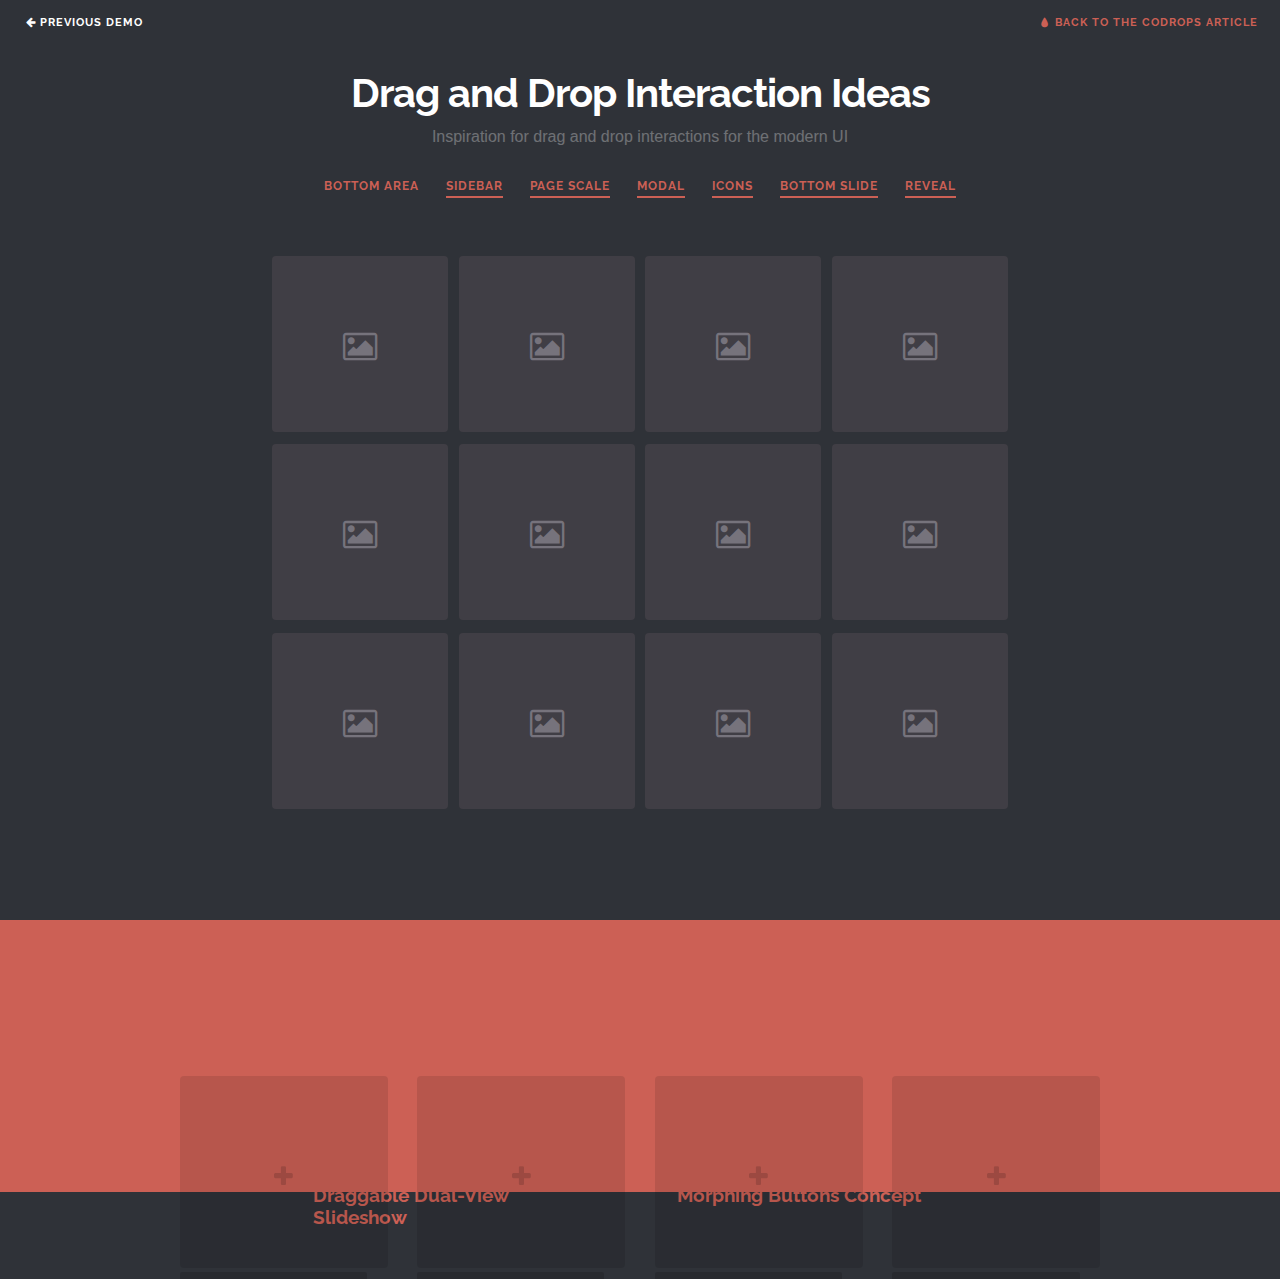
<file: DragDropInteractions/index.html>
<!DOCTYPE html>
<html lang="en" class="no-js">
	<head>
		<meta charset="UTF-8" />
		<meta http-equiv="X-UA-Compatible" content="IE=edge">
		<meta name="viewport" content="width=device-width, initial-scale=1">
		<title>Drag and Drop Interaction Ideas | Bottom Area</title>
		<meta name="description" content="Inspiration for drag and drop interactions for the modern UI" />
		<meta name="keywords" content="drag and drop, interaction, inspiration, web design, ui" />
		<meta name="author" content="Codrops" />
		<link rel="shortcut icon" href="../favicon.ico">
		<link rel="stylesheet" type="text/css" href="css/normalize.css" />
		<link rel="stylesheet" type="text/css" href="fonts/font-awesome-4.2.0/css/font-awesome.min.css" />
		<link rel="stylesheet" type="text/css" href="css/demo.css" />
		<link rel="stylesheet" type="text/css" href="css/bottom-area.css" />
		<script src="js/modernizr.custom.js"></script>
	</head>
	<body>
		<div class="container">
			<!-- Top Navigation -->
			<div class="codrops-top clearfix">
				<a class="codrops-icon codrops-icon-prev" href="http://tympanus.net/Development/MorphingSearch/"><span>Previous Demo</span></a>
				<span class="right"><a class="codrops-icon codrops-icon-drop" href="http://tympanus.net/codrops/?p=21275"><span>Back to the Codrops Article</span></a></span>
			</div>
			<div class="content">
				<header class="codrops-header">
					<h1>Drag and Drop Interaction Ideas <span>Inspiration for drag and drop interactions for the modern UI</span></h1>
					<nav class="codrops-demos">
						<a class="current-demo" href="index.html">Bottom Area</a>
						<a href="sidebar.html">Sidebar</a>
						<a href="page-scale.html">Page Scale</a>
						<a href="modal.html">Modal</a>
						<a href="icons.html">Icons</a>
						<a href="bottom-slide.html">Bottom Slide</a>
						<a href="reveal.html">Reveal</a>
					</nav>
				</header>
				<div id="grid" class="grid clearfix">
					<div class="grid__item"><i class="fa fa-fw fa-image"></i></div>
					<div class="grid__item"><i class="fa fa-fw fa-image"></i></div>
					<div class="grid__item"><i class="fa fa-fw fa-image"></i></div>
					<div class="grid__item"><i class="fa fa-fw fa-image"></i></div>
					<div class="grid__item"><i class="fa fa-fw fa-image"></i></div>
					<div class="grid__item"><i class="fa fa-fw fa-image"></i></div>
					<div class="grid__item"><i class="fa fa-fw fa-image"></i></div>
					<div class="grid__item"><i class="fa fa-fw fa-image"></i></div>
					<div class="grid__item"><i class="fa fa-fw fa-image"></i></div>
					<div class="grid__item"><i class="fa fa-fw fa-image"></i></div>
					<div class="grid__item"><i class="fa fa-fw fa-image"></i></div>
					<div class="grid__item"><i class="fa fa-fw fa-image"></i></div>
				</div>
				<!-- Related demos -->
				<section class="related">
					<p>If you enjoyed this demo you might also like:</p>
					<a href="http://tympanus.net/Development/DraggableDualViewSlideshow/">
						<img src="img/related/DualViewSlideshow.png" alt="Dual-View Slideshow Image"/>
						<h3>Draggable Dual-View Slideshow</h3>
					</a>
					<a href="http://tympanus.net/Development/ButtonComponentMorph/">
						<img src="img/related/MorphingButtons.png" alt="Morphing Buttons Image" />
						<h3>Morphing Buttons Concept</h3>
					</a>
				</section>
			</div><!-- /content -->
		</div><!-- /container -->
		<div id="drop-area" class="drop-area">
			<div>
				<div class="drop-area__item"><div class="dummy"></div></div>
				<div class="drop-area__item"><div class="dummy"></div></div>
				<div class="drop-area__item"><div class="dummy"></div></div>
				<div class="drop-area__item"><div class="dummy"></div></div>
			</div>
		</div>
		<div class="drop-overlay"></div>
		<script src="js/draggabilly.pkgd.min.js"></script>
		<script src="js/dragdrop.js"></script>
		<script>
			(function() {
				var body = document.body,
					dropArea = document.getElementById( 'drop-area' ),
					droppableArr = [], dropAreaTimeout;

				// initialize droppables
				[].slice.call( document.querySelectorAll( '#drop-area .drop-area__item' )).forEach( function( el ) {
					droppableArr.push( new Droppable( el, {
						onDrop : function( instance, draggableEl ) {
							// show checkmark inside the droppabe element
							classie.add( instance.el, 'drop-feedback' );
							clearTimeout( instance.checkmarkTimeout );
							instance.checkmarkTimeout = setTimeout( function() { 
								classie.remove( instance.el, 'drop-feedback' );
							}, 800 );
							// ...
						}
					} ) );
				} );

				// initialize draggable(s)
				[].slice.call(document.querySelectorAll( '#grid .grid__item' )).forEach( function( el ) {
					new Draggable( el, droppableArr, {
						draggabilly : { containment: document.body },
						onStart : function() {
							// add class 'drag-active' to body
							classie.add( body, 'drag-active' );
							// clear timeout: dropAreaTimeout (toggle drop area)
							clearTimeout( dropAreaTimeout );
							// show dropArea
							classie.add( dropArea, 'show' );
						},
						onEnd : function( wasDropped ) {
							var afterDropFn = function() {
								// hide dropArea
								classie.remove( dropArea, 'show' );
								// remove class 'drag-active' from body
								classie.remove( body, 'drag-active' );
							};

							if( !wasDropped ) {
								afterDropFn();
							}
							else {
								// after some time hide drop area and remove class 'drag-active' from body
								clearTimeout( dropAreaTimeout );
								dropAreaTimeout = setTimeout( afterDropFn, 400 );
							}
						}
					} );
				} );
			})();
		</script>
	</body>
</html>
</file>
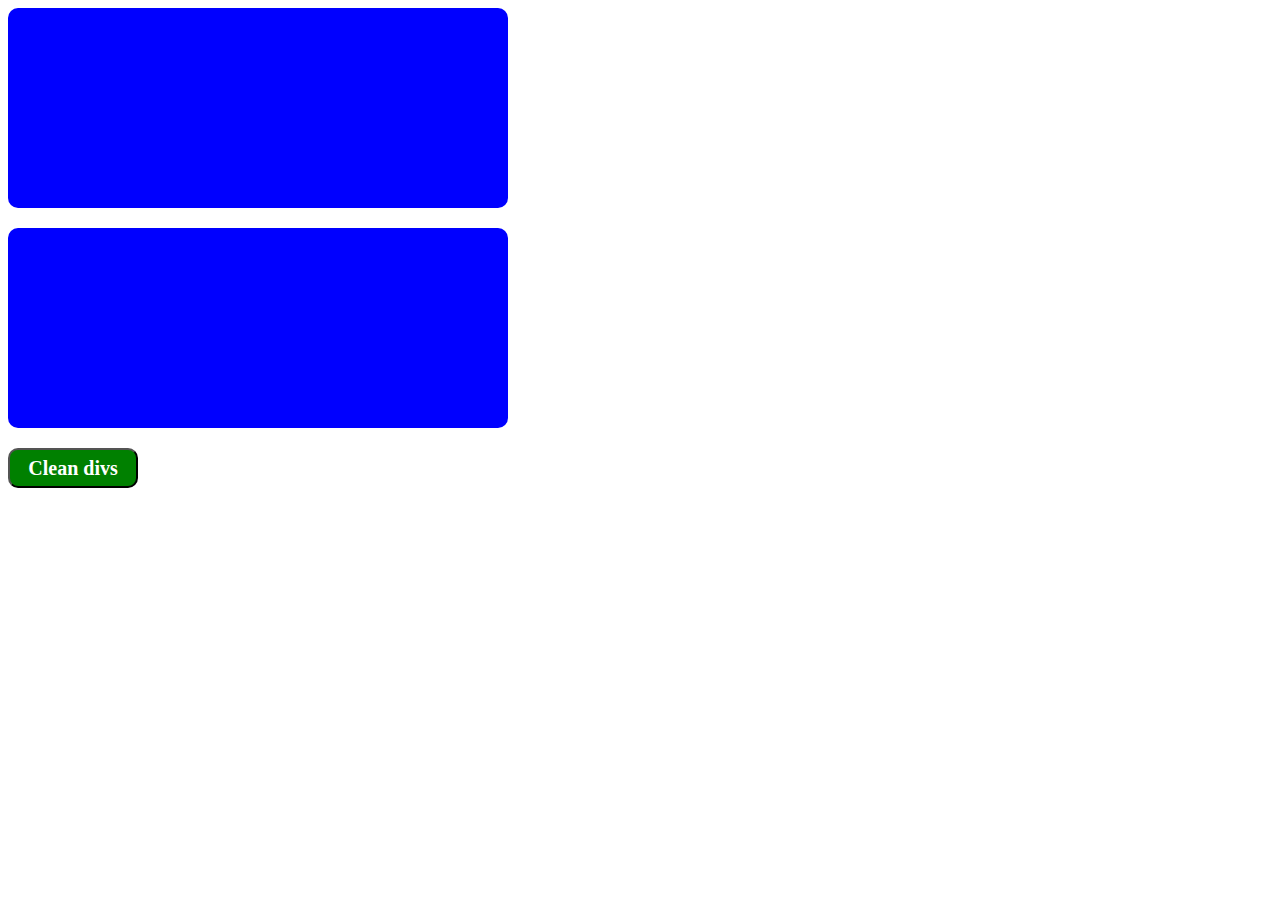
<file: draw/index.html>
<!DOCTYPE html>
<html>
<head>
  <meta charset="utf-8">
	<title>Draw</title>
  <script src='https://cdn.firebase.com/js/client/1.1.1/firebase.js'></script>
	<script src='https://ajax.googleapis.com/ajax/libs/jquery/1.11.1/jquery.min.js'></script>
	<link rel="stylesheet" type="text/css" href="main.css">
</head>
<body>
<div id='rezultDiv'></div>
<div id="cursorMoving"></div>
<label for="btn">
  <button id="btn">Clean divs</button>
</label>
<script>
  $(document).ready(function() {
    var myDataRef = new Firebase("https://forwork.firebaseio.com/");
    $('#cursorMoving').mousemove(function( e ) {
      var elem = '<div></div>';
     
  	
      var d = $(elem);
      d.css({
      	top: e.pageY, 
      	'left': e.pageX
      });
      d.addClass("log");
       $('#cursorMoving').append(d);
      // myDataRef.push({ y: e.pageY, x: e.pageX});
    });
      
    // myDataRef.on('child_added', function(snapshot) {
    //   var cur = snapshot.val();
    //   var pointer1=$('<div class="log"></div>');
    //   $('#rezultDiv').append(pointer1);
    //   pointer1.css({
    //     'top': cur.y-220,
    //     'left': cur.x
    //   });
    // });
      
    $('#btn').click(function(){
      $('#cursorMoving').empty();
      $('#rezultDiv').empty();
      myDataRef.remove();
    });
  });
</script>
</body>
</html>
</file>
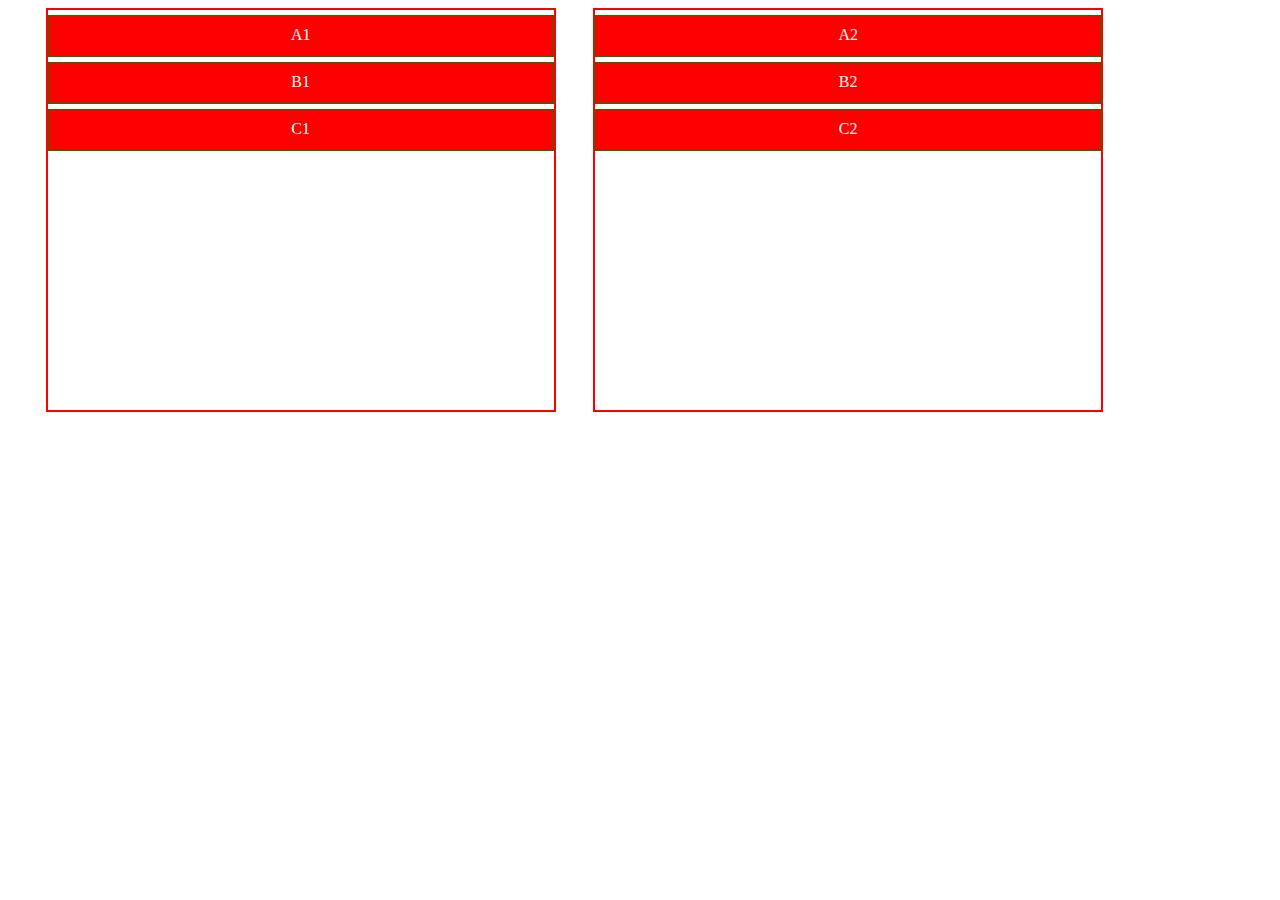
<file: events/index.html>
<!DOCTYPE html>
<html>
<head>
  <meta charset="utf-8">
	<title>DragDrop</title>
	<script src='https://ajax.googleapis.com/ajax/libs/jquery/1.11.1/jquery.min.js'></script>
  <script src='main.js'></script>
	<link rel="stylesheet" type="text/css" href="main.css">
</head>
<body>


<div class='list'>

</div>

<div class='list'>

</div>


</body>
</html>
</file>
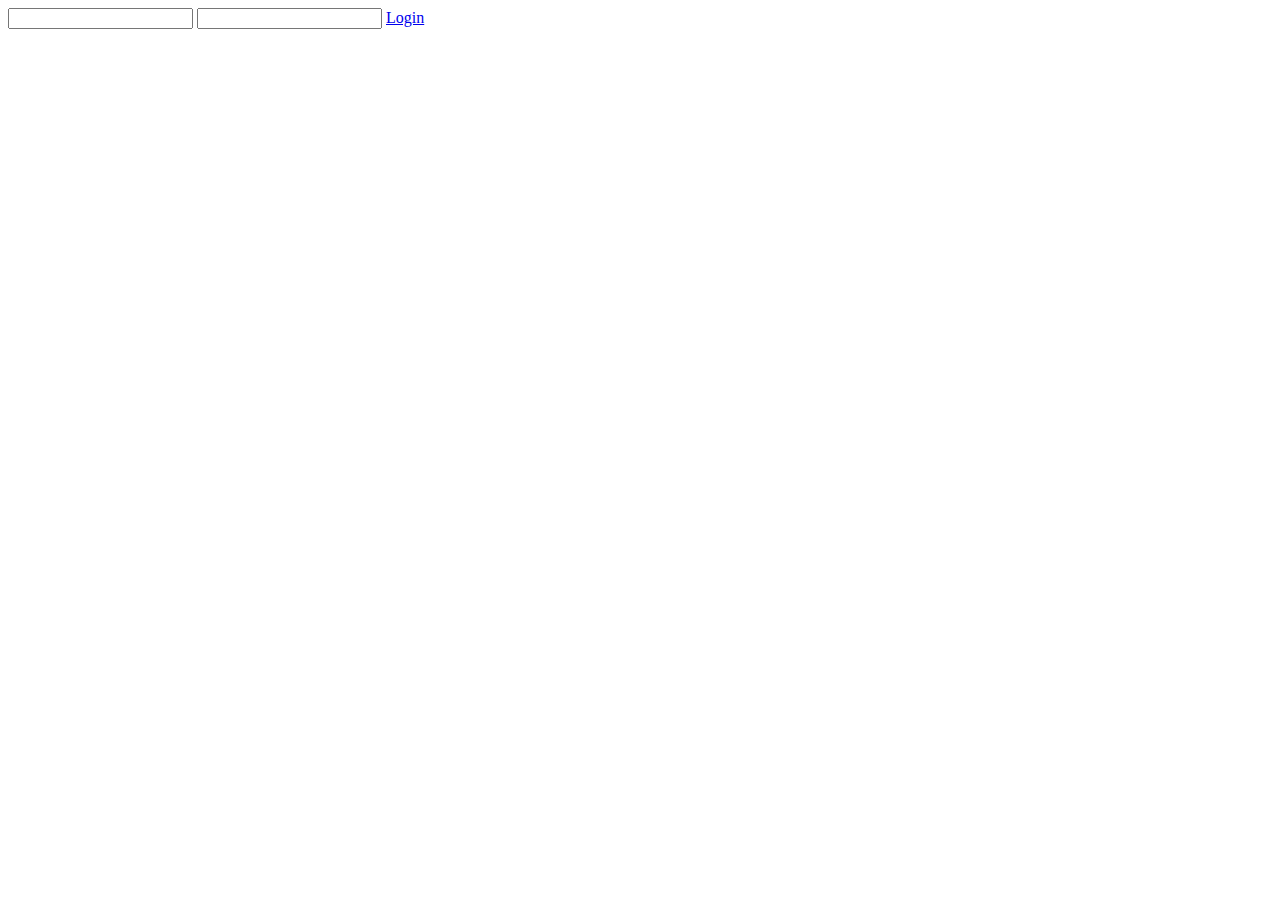
<file: ajax/ajax.html>
<!DOCTYPE html>
<html>
<head>
  <meta charset="utf-8">
	<title>AJAX</title>
	<script src='https://ajax.googleapis.com/ajax/libs/jquery/1.11.1/jquery.min.js'></script>
  <script>

  $(document).ready(function(){


  	$("#login").on("click", function(){
  		var usernameVal = $("#username").val();
  		var passwordVal = $("#password").val();

  		$.ajax({
			  type: "GET",
			  url: "http://127.0.0.1:8080",
			  data: { 'username': usernameVal,
			  		  password: passwordVal 
			  		}
			})
		  .done(function( msg ) {
		     console.log(msg);
		  });

		  console.log("DONE");

  	});


  });

  </script>
</head>
<body>

<input id="username" type="text"/>
<input id="password" type="text"/>
<a href = "#" id="login">Login</a>


</body>
</html>
</file>
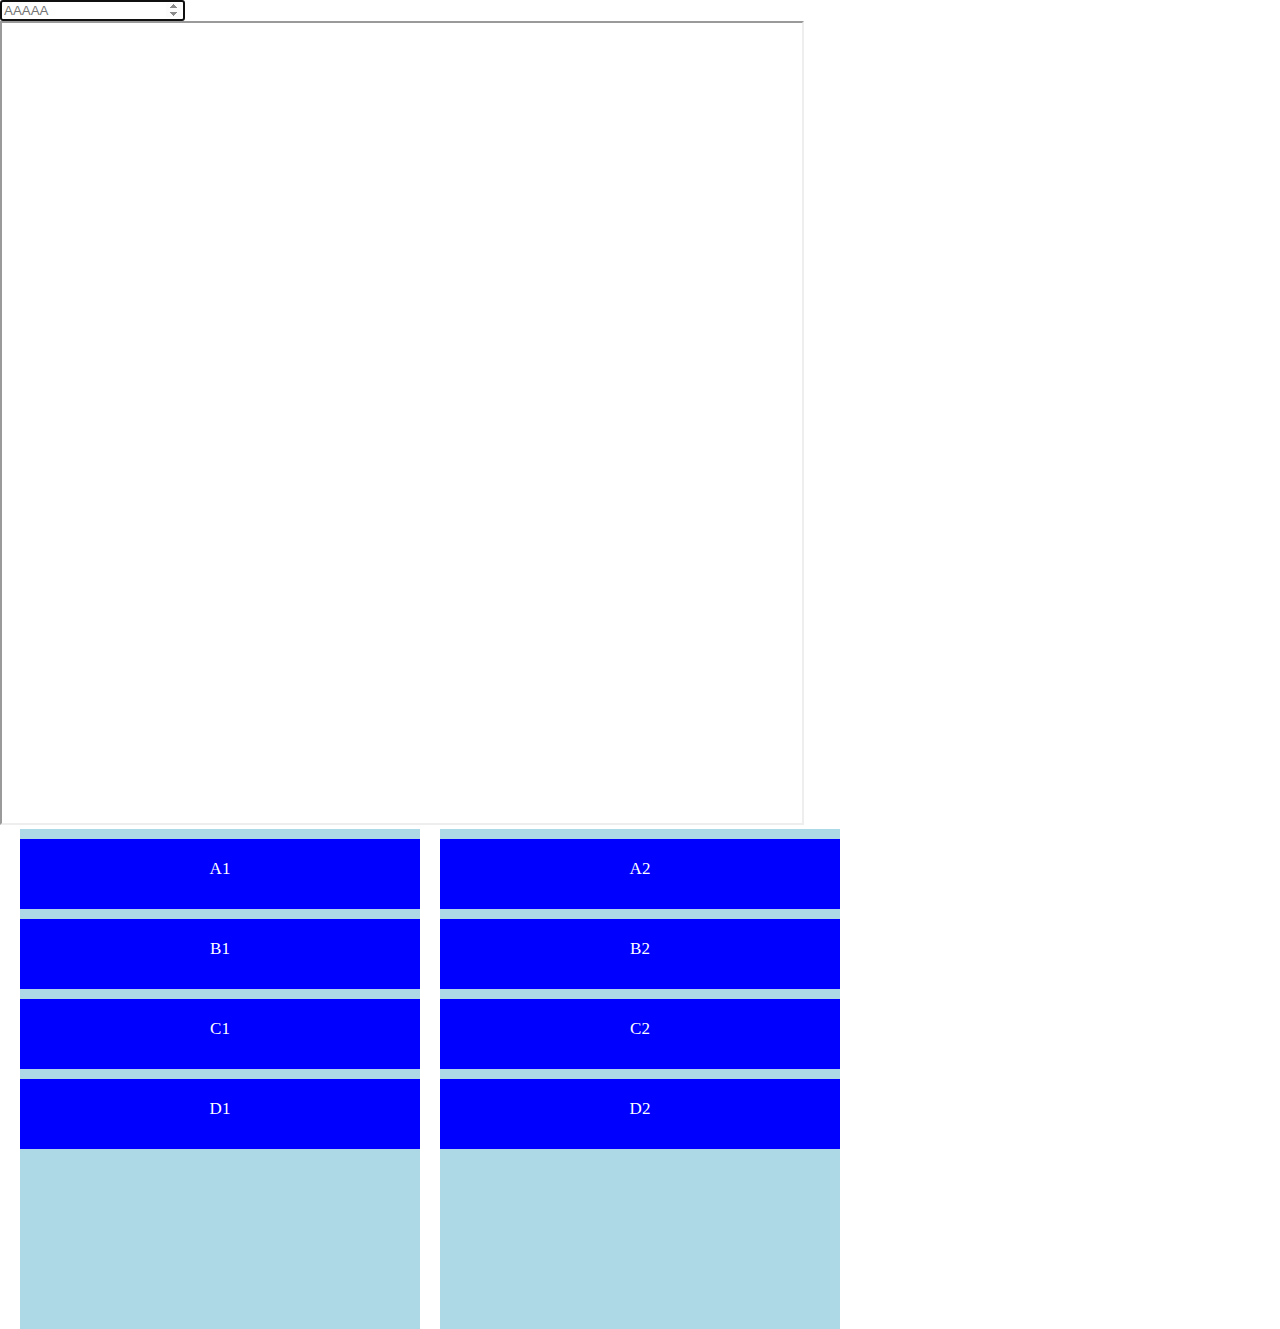
<file: drag/drag_drop.html>
<!DOCTYPE html>
<html>
<head>
	<meta charset="utf-8">
	<title>Moving of divs</title>
	<script src='https://ajax.googleapis.com/ajax/libs/jquery/1.11.1/jquery.min.js'></script>
	<link rel="stylesheet" type="text/css" href="drag_drop.css">
</head>
<body>
<form>
<input type="number" placeholder = "AAAAA" min = "10" autofocus />

</form>

<iframe  width="800" height="800" src="http://news.am/arm/"></iframe>

<footer>

	<div class="list one"></div>
	<div class="list two"></div>
	<script>
		$(document).ready(function() {

			function render(elem, config) {
				var len=config.length;
				var name, tmpElem;
				for(var i=0; i<len; i++) {
					name=config[i].name;
					tmpElem=$("<div class='li'>"+name+"</div>");
					elem.append(tmpElem);
				}
			}

			var firsList =[{name: 'A1'}, {name: 'B1'}, {name: 'C1'}, {name: 'D1'}];
			var secondList =[{name: 'A2'}, {name: 'B2'}, {name: 'C2'}, {name: 'D2'}];
			var lists=$(".list");
			var listElem1=$(lists[0]);
			var listElem2=$(lists[1]);
			render(listElem1, firsList);
			render(listElem2, secondList);

			var text;
			var currentElem;
			$(".list").mousedown(function(e) {
				text=$(e.target).attr("class");
				if(text==="li"){
				var el=$(e.target);
				var w=el.width();
				var offsetX=e.offsetX;
				var offsetY=e.offsetY;
				el.css({position: "fixed", width: w});
				console.log(el);
				$("body").mousemove(function(ev) {
					var t=ev.pageY-offsetY;
					var l=ev.pageX-offsetX;
					el.css({
						top: t,
						left: l
					});
					currentElem=el;
				});
			}
				
			});
			$(".list").mouseup(function(e) {
				//console.log(currentElem.html());
				if(currentElem!=undefined) {
					
					var text=currentElem.text();
					var div=$("<div class='li'>"+text+"</div>");
					if(e.pageX>790 && e.pageY<=500){
						currentElem.remove();
						currentElem=undefined;
						$(".two").append(div);
					}
					else if(e.pageX<=770 && e.pageY<=500){	
						currentElem.remove();
						currentElem=undefined;
						$(".one").append(div);
					}
					console.log(e.pageX+"  "+e.pageY);
				}
			});
			$(".li").mouseup(function(){
				$("body").off("mousemove");
			});
		});
	</script>
</footer>
</body>
</html>
</file>
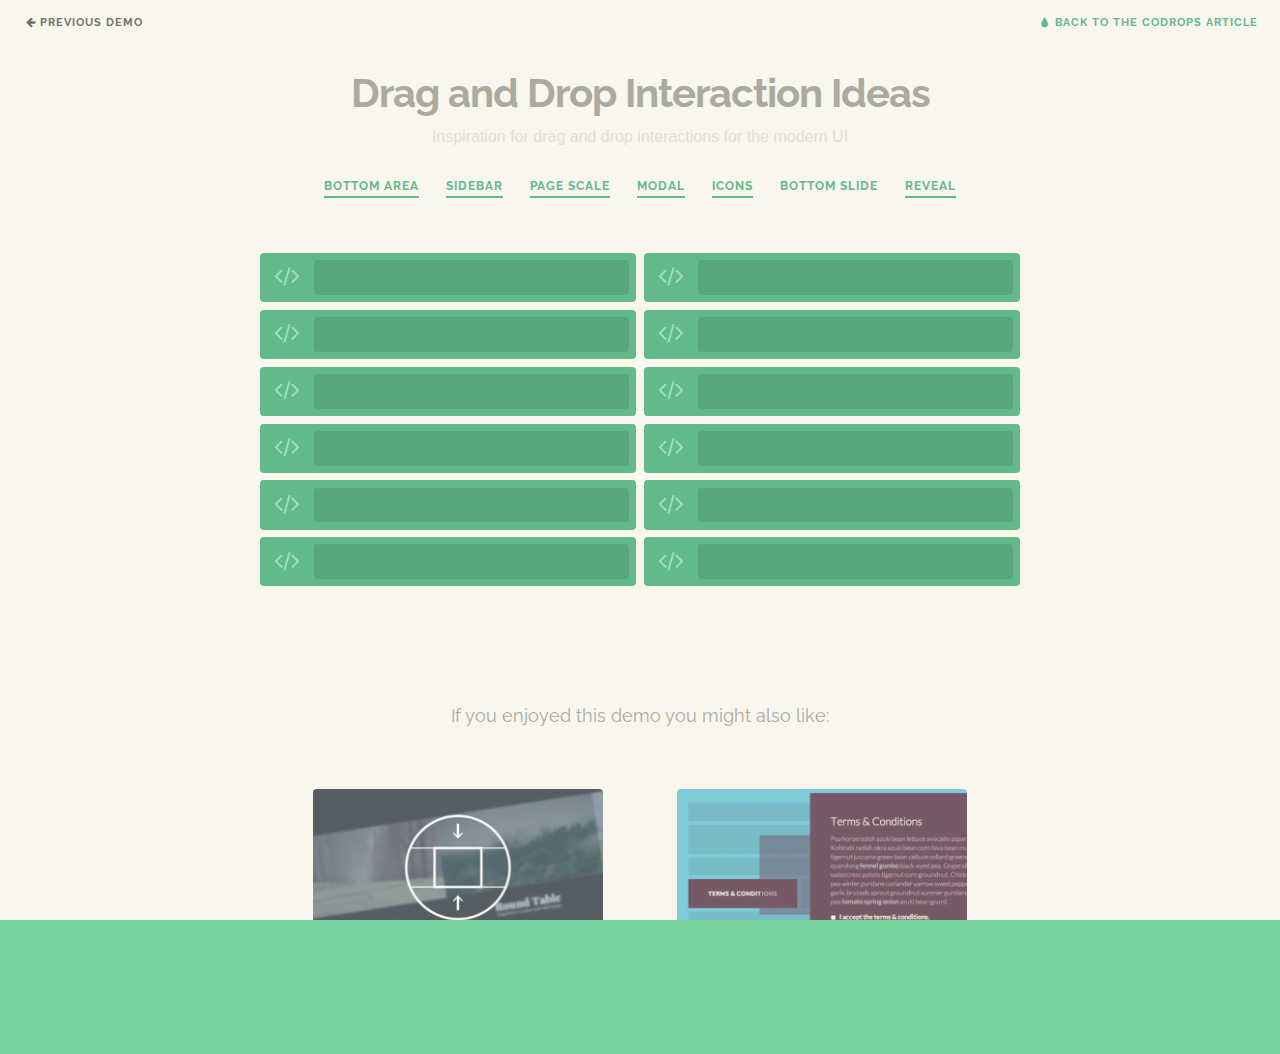
<file: DragDropInteractions/bottom-slide.html>
<!DOCTYPE html>
<html lang="en" class="no-js">
	<head>
		<meta charset="UTF-8" />
		<meta http-equiv="X-UA-Compatible" content="IE=edge">
		<meta name="viewport" content="width=device-width, initial-scale=1">
		<title>Drag and Drop Interaction Ideas | Bottom Slide</title>
		<meta name="description" content="Inspiration for drag and drop interactions for the modern UI" />
		<meta name="keywords" content="drag and drop, interaction, inspiration, web design, ui" />
		<meta name="author" content="Codrops" />
		<link rel="shortcut icon" href="../favicon.ico">
		<link rel="stylesheet" type="text/css" href="css/normalize.css" />
		<link rel="stylesheet" type="text/css" href="fonts/font-awesome-4.2.0/css/font-awesome.min.css" />
		<link rel="stylesheet" type="text/css" href="css/demo.css" />
		<link rel="stylesheet" type="text/css" href="css/bottom-slide.css" />
		<script src="js/modernizr.custom.js"></script>
	</head>
	<body class="skin-5">
		<div class="container">
			<!-- Top Navigation -->
			<div class="codrops-top clearfix">
				<a class="codrops-icon codrops-icon-prev" href="http://tympanus.net/Development/MorphingSearch/"><span>Previous Demo</span></a>
				<span class="right"><a class="codrops-icon codrops-icon-drop" href="http://tympanus.net/codrops/?p=21275"><span>Back to the Codrops Article</span></a></span>
			</div>
			<div class="content">
				<header class="codrops-header">
					<h1>Drag and Drop Interaction Ideas <span>Inspiration for drag and drop interactions for the modern UI</span></h1>
					<nav class="codrops-demos">
						<a href="index.html">Bottom Area</a>
						<a href="sidebar.html">Sidebar</a>
						<a href="page-scale.html">Page Scale</a>
						<a href="modal.html">Modal</a>
						<a href="icons.html">Icons</a>
						<a class="current-demo" href="bottom-slide.html">Bottom Slide</a>
						<a href="reveal.html">Reveal</a>
					</nav>
				</header>
				<div id="grid" class="grid clearfix">
					<div class="grid__item"><i class="fa fa-fw fa-code"></i></div>
					<div class="grid__item"><i class="fa fa-fw fa-code"></i></div>
					<div class="grid__item"><i class="fa fa-fw fa-code"></i></div>
					<div class="grid__item"><i class="fa fa-fw fa-code"></i></div>
					<div class="grid__item"><i class="fa fa-fw fa-code"></i></div>
					<div class="grid__item"><i class="fa fa-fw fa-code"></i></div>
					<div class="grid__item"><i class="fa fa-fw fa-code"></i></div>
					<div class="grid__item"><i class="fa fa-fw fa-code"></i></div>
					<div class="grid__item"><i class="fa fa-fw fa-code"></i></div>
					<div class="grid__item"><i class="fa fa-fw fa-code"></i></div>
					<div class="grid__item"><i class="fa fa-fw fa-code"></i></div>
					<div class="grid__item"><i class="fa fa-fw fa-code"></i></div>
				</div>
				<!-- Related demos -->
				<section class="related">
					<p>If you enjoyed this demo you might also like:</p>
					<a href="http://tympanus.net/Development/DraggableDualViewSlideshow/">
						<img src="img/related/DualViewSlideshow.png" alt="Dual-View Slideshow Image"/>
						<h3>Draggable Dual-View Slideshow</h3>
					</a>
					<a href="http://tympanus.net/Development/ButtonComponentMorph/">
						<img src="img/related/MorphingButtons.png" alt="Morphing Buttons Image" />
						<h3>Morphing Buttons Concept</h3>
					</a>
				</section>
			</div><!-- /content -->
		</div><!-- /container -->
		<div id="drop-area" class="drop-area">
			<div>
				<div class="dummy"></div>
				<div class="drop-area__item"><i class="fa fa-fw fa-file-excel-o"></i></div>
				<div class="drop-area__item"><i class="fa fa-fw fa-file-pdf-o"></i></div>
				<div class="drop-area__item"><i class="fa fa-fw fa-file-sound-o"></i></div>
				<div class="drop-area__item"><i class="fa fa-fw fa-file-word-o"></i></div>
				<div class="drop-area__item"><i class="fa fa-fw fa-file-archive-o"></i></div>
				<div class="drop-area__item"><i class="fa fa-fw fa-file-text-o"></i></div>
				<div class="drop-area__item"><i class="fa fa-fw fa-file-archive-o"></i></div>
				<div class="drop-area__item"><i class="fa fa-fw fa-file-image-o"></i></div>
				<div class="drop-area__item"><i class="fa fa-fw fa-file-o"></i></div>
				<div class="drop-area__item"><i class="fa fa-fw fa-file-powerpoint-o"></i></div>
				<div class="drop-area__item"><i class="fa fa-fw fa-file-code-o"></i></div>
			</div>
		</div>
		<div class="drop-overlay"></div>
		<script src="js/draggabilly.pkgd.min.js"></script>
		<script src="js/dragdrop.js"></script>
		<script>
			(function() {
				var body = document.body,
					dropArea = document.getElementById( 'drop-area' ),
					droppableArr = [], dropAreaTimeout;

				// initialize droppables
				[].slice.call( document.querySelectorAll( '#drop-area .drop-area__item' )).forEach( function( el ) {
					droppableArr.push( new Droppable( el, {
						onDrop : function( instance, draggableEl ) {
							// show checkmark inside the droppabe element
							classie.add( instance.el, 'drop-feedback' );
							clearTimeout( instance.checkmarkTimeout );
							instance.checkmarkTimeout = setTimeout( function() { 
								classie.remove( instance.el, 'drop-feedback' );
							}, 800 );
							// ...
						}
					} ) );
				} );

				// initialize draggable(s)
				[].slice.call(document.querySelectorAll( '#grid .grid__item' )).forEach( function( el ) {
					new Draggable( el, droppableArr, {
						draggabilly : { containment: document.body },
						scroll : true,
						scrollable : '#drop-area',
						scrollSpeed : 20,
						scrollSensitivity : 10,
						onStart : function() {
							// add class 'drag-active' to body
							classie.add( body, 'drag-active' );
							// clear timeout: dropAreaTimeout (toggle drop area)
							clearTimeout( dropAreaTimeout );
							// show dropArea
							classie.add( dropArea, 'show' );
						},
						onEnd : function( wasDropped ) {
							var afterDropFn = function() {
								// hide dropArea
								classie.remove( dropArea, 'show' );
								// remove class 'drag-active' from body
								classie.remove( body, 'drag-active' );
							};

							if( !wasDropped ) {
								afterDropFn();
							}
							else {
								// after some time hide drop area and remove class 'drag-active' from body
								clearTimeout( dropAreaTimeout );
								dropAreaTimeout = setTimeout( afterDropFn, 400 );
							}
						}
					} );
				} );
			})();
		</script>
	</body>
</html>
</file>
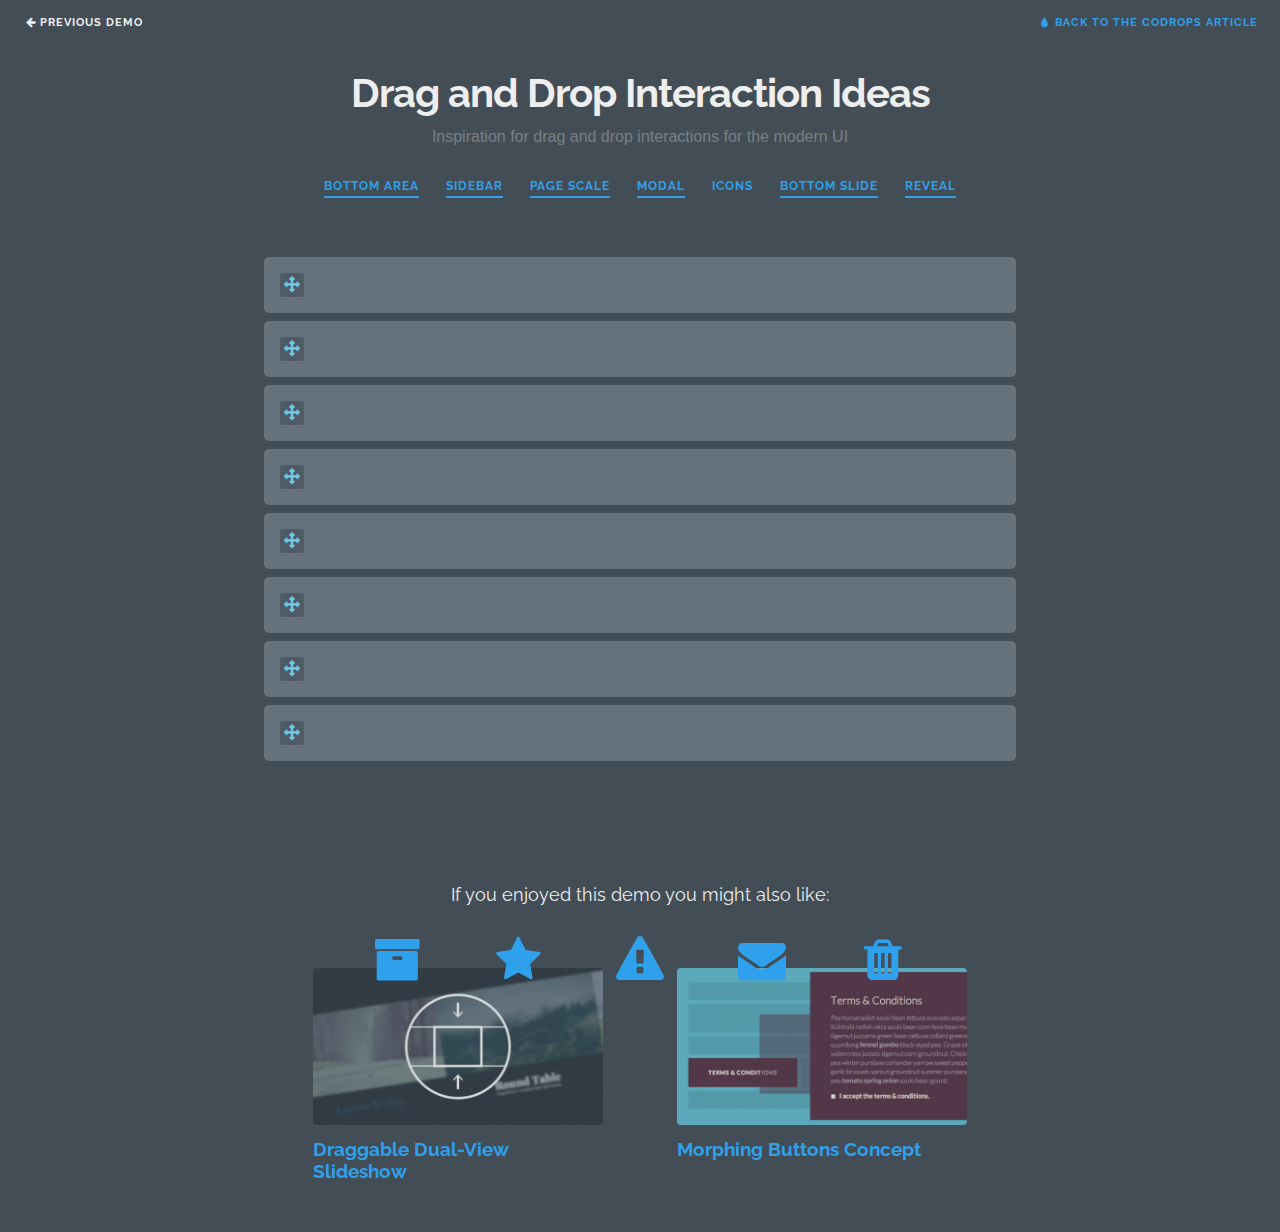
<file: DragDropInteractions/icons.html>
<!DOCTYPE html>
<html lang="en" class="no-js">
	<head>
		<meta charset="UTF-8" />
		<meta http-equiv="X-UA-Compatible" content="IE=edge">
		<meta name="viewport" content="width=device-width, initial-scale=1">
		<title>Drag and Drop Interaction Ideas | Icons</title>
		<meta name="description" content="Inspiration for drag and drop interactions for the modern UI" />
		<meta name="keywords" content="drag and drop, interaction, inspiration, web design, ui" />
		<meta name="author" content="Codrops" />
		<link rel="shortcut icon" href="../favicon.ico">
		<link rel="stylesheet" type="text/css" href="css/normalize.css" />
		<link rel="stylesheet" type="text/css" href="fonts/font-awesome-4.2.0/css/font-awesome.min.css" />
		<link rel="stylesheet" type="text/css" href="css/demo.css" />
		<link rel="stylesheet" type="text/css" href="css/icons.css" />
		<script src="js/modernizr.custom.js"></script>
	</head>
	<body class="skin-4">
		<div class="container">
			<!-- Top Navigation -->
			<div class="codrops-top clearfix">
				<a class="codrops-icon codrops-icon-prev" href="http://tympanus.net/Development/MorphingSearch/"><span>Previous Demo</span></a>
				<span class="right"><a class="codrops-icon codrops-icon-drop" href="http://tympanus.net/codrops/?p=21275"><span>Back to the Codrops Article</span></a></span>
			</div>
			<div class="content">
				<header class="codrops-header">
					<h1>Drag and Drop Interaction Ideas <span>Inspiration for drag and drop interactions for the modern UI</span></h1>
					<nav class="codrops-demos">
						<a href="index.html">Bottom Area</a>
						<a href="sidebar.html">Sidebar</a>
						<a href="page-scale.html">Page Scale</a>
						<a href="modal.html">Modal</a>
						<a class="current-demo" href="icons.html">Icons</a>
						<a href="bottom-slide.html">Bottom Slide</a>
						<a href="reveal.html">Reveal</a>
					</nav>
				</header>
				<ul id="list" class="list">
					<li class="list__item"><div class="drag-me"><i class="fa fa-fw fa-arrows"></i></div></li>
					<li class="list__item"><div class="drag-me"><i class="fa fa-fw fa-arrows"></i></div></li>
					<li class="list__item"><div class="drag-me"><i class="fa fa-fw fa-arrows"></i></div></li>
					<li class="list__item"><div class="drag-me"><i class="fa fa-fw fa-arrows"></i></div></li>
					<li class="list__item"><div class="drag-me"><i class="fa fa-fw fa-arrows"></i></div></li>
					<li class="list__item"><div class="drag-me"><i class="fa fa-fw fa-arrows"></i></div></li>
					<li class="list__item"><div class="drag-me"><i class="fa fa-fw fa-arrows"></i></div></li>
					<li class="list__item"><div class="drag-me"><i class="fa fa-fw fa-arrows"></i></div></li>
				</div>
				<!-- Related demos -->
				<section class="related">
					<p>If you enjoyed this demo you might also like:</p>
					<a href="http://tympanus.net/Development/DraggableDualViewSlideshow/">
						<img src="img/related/DualViewSlideshow.png" alt="Dual-View Slideshow Image"/>
						<h3>Draggable Dual-View Slideshow</h3>
					</a>
					<a href="http://tympanus.net/Development/ButtonComponentMorph/">
						<img src="img/related/MorphingButtons.png" alt="Morphing Buttons Image" />
						<h3>Morphing Buttons Concept</h3>
					</a>
				</section>
			</div><!-- /content -->
		</div><!-- /container -->
		<div id="drop-area" class="drop-area">
			<div class="drop-area__item"><i class="fa fa-fw fa-archive"></i></div>
			<div class="drop-area__item"><i class="fa fa-fw fa-star"></i></div>
			<div class="drop-area__item"><i class="fa fa-fw fa-exclamation-triangle"></i></div>
			<div class="drop-area__item"><i class="fa fa-fw fa-envelope"></i></div>
			<div class="drop-area__item"><i class="fa fa-fw fa-trash"></i></div>
		</div>
		<div class="drop-overlay"></div>
		<script src="js/draggabilly.pkgd.min.js"></script>
		<script src="js/dragdrop.js"></script>
		<script>
			(function() {
				var body = document.body,
					dropArea = document.getElementById( 'drop-area' ),
					droppableArr = [], dropAreaTimeout;

				// initialize droppables
				[].slice.call( document.querySelectorAll( '#drop-area .drop-area__item' )).forEach( function( el ) {
					droppableArr.push( new Droppable( el, {
						onDrop : function( instance, draggableEl ) {
							// show checkmark inside the droppabe element
							classie.add( instance.el, 'drop-feedback' );
							clearTimeout( instance.checkmarkTimeout );
							instance.checkmarkTimeout = setTimeout( function() { 
								classie.remove( instance.el, 'drop-feedback' );
							}, 800 );
							// ...
						}
					} ) );
				} );

				// initialize draggable(s)
				[].slice.call(document.querySelectorAll( '#list .drag-me' )).forEach( function( el ) {
					new Draggable( el, droppableArr, {
						draggabilly : { containment: document.body },
						onStart : function() {
							// add class 'drag-active' to body
							classie.add( body, 'drag-active' );
							// clear timeout: dropAreaTimeout (toggle drop area)
							clearTimeout( dropAreaTimeout );
							// show dropArea
							classie.add( dropArea, 'show' );
						},
						onEnd : function( wasDropped ) {
							var afterDropFn = function() {
								// hide dropArea
								classie.remove( dropArea, 'show' );
								// remove class 'drag-active' from body
								classie.remove( body, 'drag-active' );
							};

							if( !wasDropped ) {
								afterDropFn();
							}
							else {
								// after some time hide drop area and remove class 'drag-active' from body
								clearTimeout( dropAreaTimeout );
								dropAreaTimeout = setTimeout( afterDropFn, 400 );
							}
						}
					} );
				} );
			})();
		</script>
	</body>
</html>
</file>
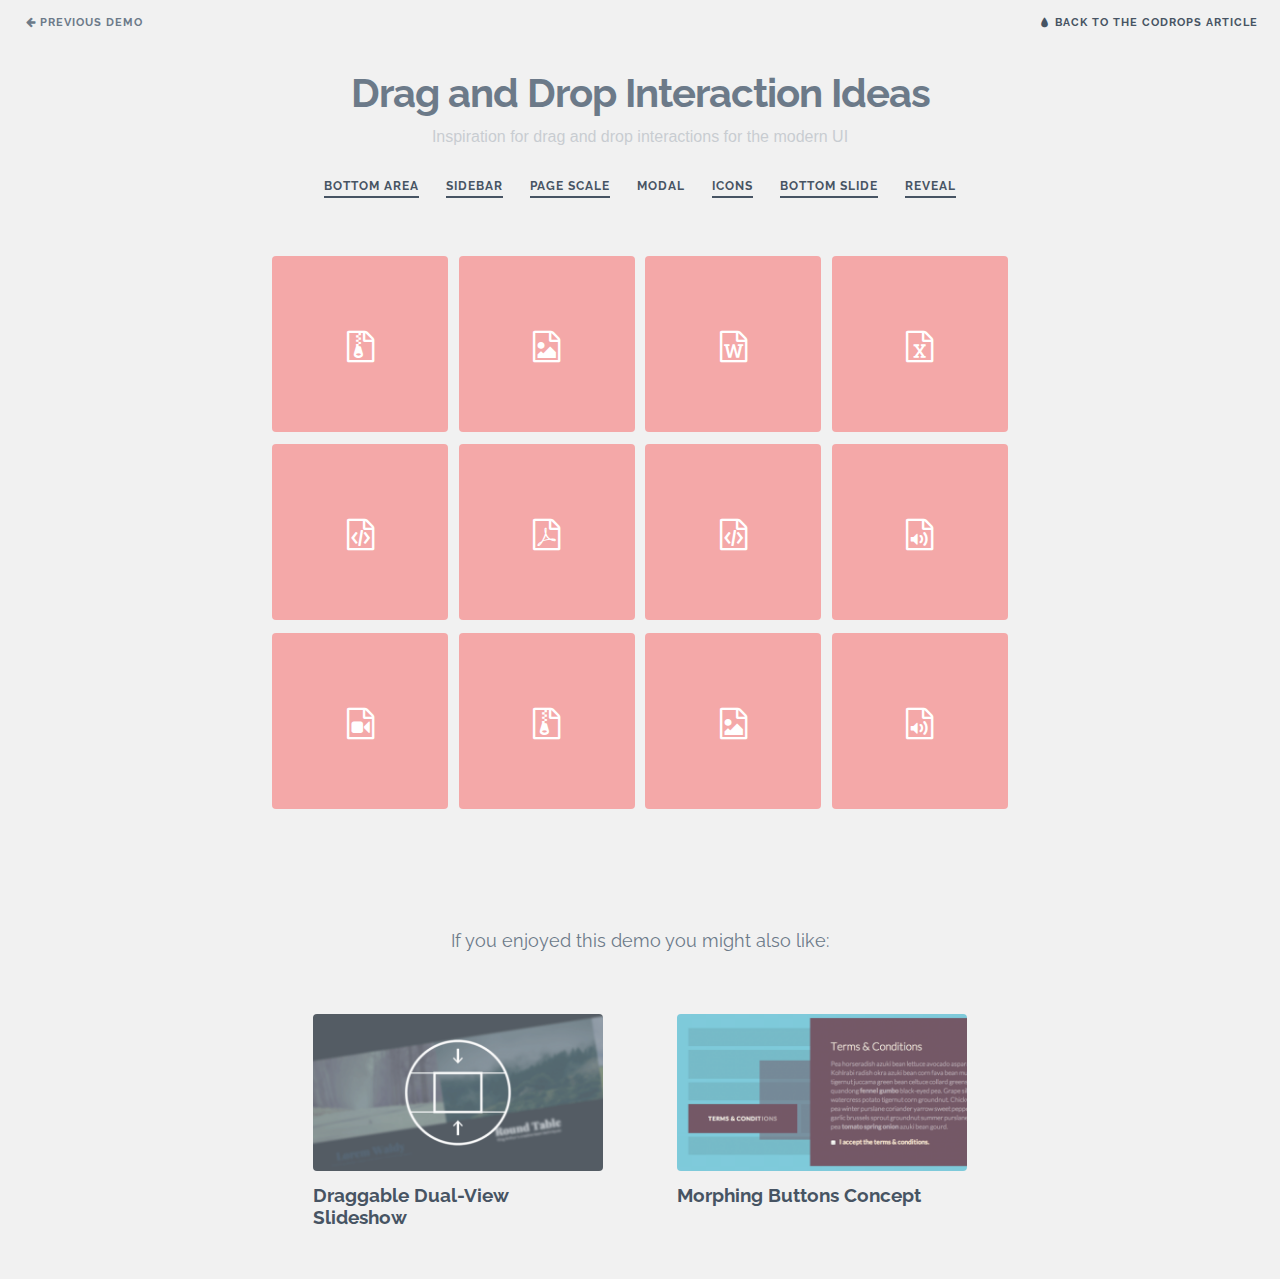
<file: DragDropInteractions/modal.html>
<!DOCTYPE html>
<html lang="en" class="no-js">
	<head>
		<meta charset="UTF-8" />
		<meta http-equiv="X-UA-Compatible" content="IE=edge">
		<meta name="viewport" content="width=device-width, initial-scale=1">
		<title>Drag and Drop Interaction Ideas | Modal</title>
		<meta name="description" content="Inspiration for drag and drop interactions for the modern UI" />
		<meta name="keywords" content="drag and drop, interaction, inspiration, web design, ui" />
		<meta name="author" content="Codrops" />
		<link rel="shortcut icon" href="../favicon.ico">
		<link rel="stylesheet" type="text/css" href="css/normalize.css" />
		<link rel="stylesheet" type="text/css" href="fonts/font-awesome-4.2.0/css/font-awesome.min.css" />
		<link rel="stylesheet" type="text/css" href="css/demo.css" />
		<link rel="stylesheet" type="text/css" href="css/modal.css" />
		<script src="js/modernizr.custom.js"></script>
	</head>
	<body class="skin-3">
		<div class="container">
			<!-- Top Navigation -->
			<div class="codrops-top clearfix">
				<a class="codrops-icon codrops-icon-prev" href="http://tympanus.net/Development/MorphingSearch/"><span>Previous Demo</span></a>
				<span class="right"><a class="codrops-icon codrops-icon-drop" href="http://tympanus.net/codrops/?p=21275"><span>Back to the Codrops Article</span></a></span>
			</div>
			<div class="content">
				<header class="codrops-header">
					<h1>Drag and Drop Interaction Ideas <span>Inspiration for drag and drop interactions for the modern UI</span></h1>
					<nav class="codrops-demos">
						<a href="index.html">Bottom Area</a>
						<a href="sidebar.html">Sidebar</a>
						<a href="page-scale.html">Page Scale</a>
						<a class="current-demo" href="modal.html">Modal</a>
						<a href="icons.html">Icons</a>
						<a href="bottoms-lide.html">Bottom Slide</a>
						<a href="reveal.html">Reveal</a>
					</nav>
				</header>
				<div id="grid" class="grid clearfix">
					<div class="grid__item"><i class="fa fa-fw fa-file-archive-o"></i></div>
					<div class="grid__item"><i class="fa fa-fw fa-file-image-o"></i></div>
					<div class="grid__item"><i class="fa fa-fw fa-file-word-o"></i></div>
					<div class="grid__item"><i class="fa fa-fw fa-file-excel-o"></i></div>
					<div class="grid__item"><i class="fa fa-fw fa-file-code-o"></i></div>
					<div class="grid__item"><i class="fa fa-fw fa-file-pdf-o"></i></div>
					<div class="grid__item"><i class="fa fa-fw fa-file-code-o"></i></div>
					<div class="grid__item"><i class="fa fa-fw fa-file-sound-o"></i></div>
					<div class="grid__item"><i class="fa fa-fw fa-file-video-o"></i></div>
					<div class="grid__item"><i class="fa fa-fw fa-file-archive-o"></i></div>
					<div class="grid__item"><i class="fa fa-fw fa-file-image-o"></i></div>
					<div class="grid__item"><i class="fa fa-fw fa-file-sound-o"></i></div>
				</div>
				<!-- Related demos -->
				<section class="related">
					<p>If you enjoyed this demo you might also like:</p>
					<a href="http://tympanus.net/Development/DraggableDualViewSlideshow/">
						<img src="img/related/DualViewSlideshow.png" alt="Dual-View Slideshow Image"/>
						<h3>Draggable Dual-View Slideshow</h3>
					</a>
					<a href="http://tympanus.net/Development/ButtonComponentMorph/">
						<img src="img/related/MorphingButtons.png" alt="Morphing Buttons Image" />
						<h3>Morphing Buttons Concept</h3>
					</a>
				</section>
			</div><!-- /content -->
		</div><!-- /container -->
		<div id="drop-area" class="drop-area">
			<div class="drop-area__item"></div>
			<div class="drop-area__item"></div>
		</div>
		<div class="drop-overlay"></div>
		<script src="js/draggabilly.pkgd.min.js"></script>
		<script src="js/dragdrop.js"></script>
		<script>
			(function() {
				var body = document.body,
					dropArea = document.getElementById( 'drop-area' ),
					droppableArr = [], dropAreaTimeout;

				// initialize droppables
				[].slice.call( document.querySelectorAll( '#drop-area .drop-area__item' )).forEach( function( el ) {
					droppableArr.push( new Droppable( el, {
						onDrop : function( instance, draggableEl ) {
							// show checkmark inside the droppabe element
							classie.add( instance.el, 'drop-feedback' );
							clearTimeout( instance.checkmarkTimeout );
							instance.checkmarkTimeout = setTimeout( function() { 
								classie.remove( instance.el, 'drop-feedback' );
							}, 800 );
							// ...
						}
					} ) );
				} );

				// initialize draggable(s)
				[].slice.call(document.querySelectorAll( '#grid .grid__item' )).forEach( function( el ) {
					new Draggable( el, droppableArr, {
						draggabilly : { containment: document.body },
						onStart : function() {
							// add class 'drag-active' to body
							classie.add( body, 'drag-active' );
							// clear timeout: dropAreaTimeout (toggle drop area)
							clearTimeout( dropAreaTimeout );
							// show dropArea
							classie.add( dropArea, 'show' );
						},
						onEnd : function( wasDropped ) {
							var afterDropFn = function() {
								// hide dropArea
								classie.remove( dropArea, 'show' );
								// remove class 'drag-active' from body
								classie.remove( body, 'drag-active' );
							};

							if( !wasDropped ) {
								afterDropFn();
							}
							else {
								// after some time hide drop area and remove class 'drag-active' from body
								clearTimeout( dropAreaTimeout );
								dropAreaTimeout = setTimeout( afterDropFn, 400 );
							}
						}
					} );
				} );
			})();
		</script>
	</body>
</html>
</file>
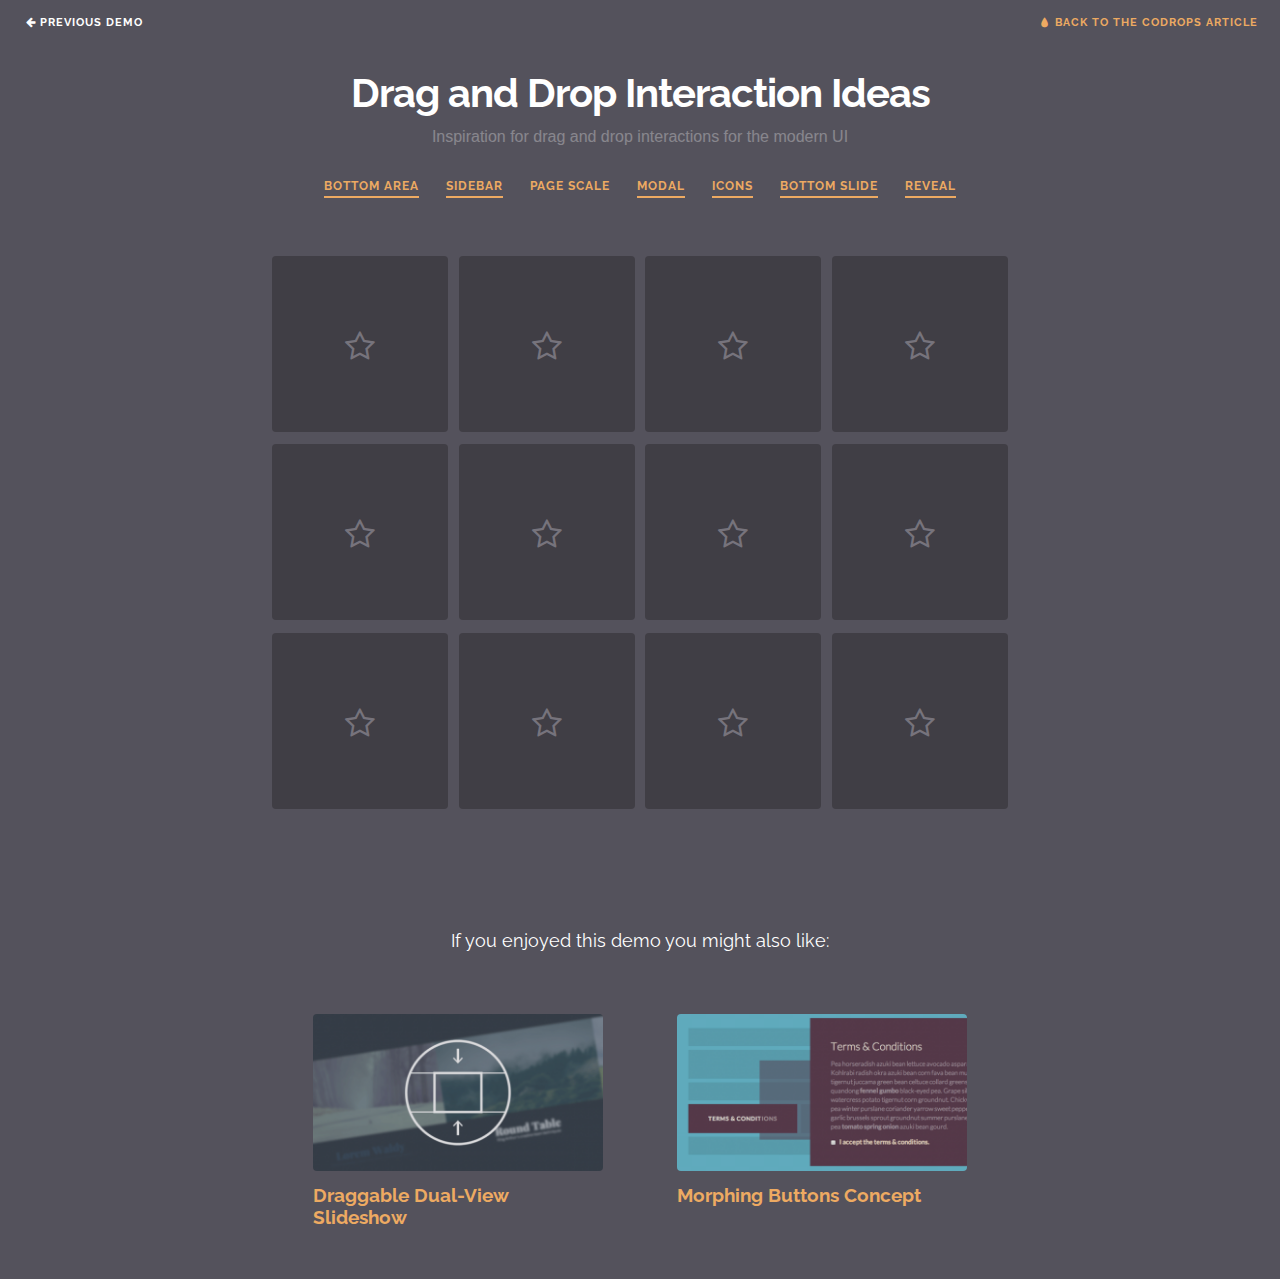
<file: DragDropInteractions/page-scale.html>
<!DOCTYPE html>
<html lang="en" class="no-js">
	<head>
		<meta charset="UTF-8" />
		<meta http-equiv="X-UA-Compatible" content="IE=edge">
		<meta name="viewport" content="width=device-width, initial-scale=1">
		<title>Drag and Drop Interaction Ideas | Page Scale</title>
		<meta name="description" content="Inspiration for drag and drop interactions for the modern UI" />
		<meta name="keywords" content="drag and drop, interaction, inspiration, web design, ui" />
		<meta name="author" content="Codrops" />
		<link rel="shortcut icon" href="../favicon.ico">
		<link rel="stylesheet" type="text/css" href="css/normalize.css" />
		<link rel="stylesheet" type="text/css" href="fonts/font-awesome-4.2.0/css/font-awesome.min.css" />
		<link rel="stylesheet" type="text/css" href="css/demo.css" />
		<link rel="stylesheet" type="text/css" href="css/page-scale.css" />
		<script src="js/modernizr.custom.js"></script>
	</head>
	<body class="skin-2">
		<div class="container">
			<!-- Top Navigation -->
			<div class="codrops-top clearfix">
				<a class="codrops-icon codrops-icon-prev" href="http://tympanus.net/Development/MorphingSearch/"><span>Previous Demo</span></a>
				<span class="right"><a class="codrops-icon codrops-icon-drop" href="http://tympanus.net/codrops/?p=21275"><span>Back to the Codrops Article</span></a></span>
			</div>
			<div class="content">
				<header class="codrops-header">
					<h1>Drag and Drop Interaction Ideas <span>Inspiration for drag and drop interactions for the modern UI</span></h1>
					<nav class="codrops-demos">
						<a href="index.html">Bottom Area</a>
						<a href="sidebar.html">Sidebar</a>
						<a class="current-demo" href="page-scale.html">Page Scale</a>
						<a href="modal.html">Modal</a>
						<a href="icons.html">Icons</a>
						<a href="bottom-slide.html">Bottom Slide</a>
						<a href="reveal.html">Reveal</a>
					</nav>
				</header>
				<div id="grid" class="grid clearfix">
					<div class="grid__item"><i class="fa fa-fw fa-star-o"></i></div>
					<div class="grid__item"><i class="fa fa-fw fa-star-o"></i></div>
					<div class="grid__item"><i class="fa fa-fw fa-star-o"></i></div>
					<div class="grid__item"><i class="fa fa-fw fa-star-o"></i></div>
					<div class="grid__item"><i class="fa fa-fw fa-star-o"></i></div>
					<div class="grid__item"><i class="fa fa-fw fa-star-o"></i></div>
					<div class="grid__item"><i class="fa fa-fw fa-star-o"></i></div>
					<div class="grid__item"><i class="fa fa-fw fa-star-o"></i></div>
					<div class="grid__item"><i class="fa fa-fw fa-star-o"></i></div>
					<div class="grid__item"><i class="fa fa-fw fa-star-o"></i></div>
					<div class="grid__item"><i class="fa fa-fw fa-star-o"></i></div>
					<div class="grid__item"><i class="fa fa-fw fa-star-o"></i></div>
				</div>
				<!-- Related demos -->
				<section class="related">
					<p>If you enjoyed this demo you might also like:</p>
					<a href="http://tympanus.net/Development/DraggableDualViewSlideshow/">
						<img src="img/related/DualViewSlideshow.png" alt="Dual-View Slideshow Image"/>
						<h3>Draggable Dual-View Slideshow</h3>
					</a>
					<a href="http://tympanus.net/Development/ButtonComponentMorph/">
						<img src="img/related/MorphingButtons.png" alt="Morphing Buttons Image" />
						<h3>Morphing Buttons Concept</h3>
					</a>
				</section>
			</div><!-- /content -->
		</div><!-- /container -->
		<div id="drop-area" class="drop-area">
			<div>
				<div class="drop-area__item"><div><div class="dummy"></div></div></div>
				<div class="drop-area__item"><div><div class="dummy"></div></div></div>
				<div class="drop-area__item"><div><div class="dummy"></div></div></div>
				<div class="drop-area__item"><div><div class="dummy"></div></div></div>
			</div>
		</div>
		<div class="drop-overlay"></div>
		<script src="js/draggabilly.pkgd.min.js"></script>
		<script src="js/dragdrop.js"></script>
		<script>
			(function() {
				var body = document.body,
					dropArea = document.getElementById( 'drop-area' ),
					droppableArr = [], dropAreaTimeout;

				// initialize droppables
				[].slice.call( document.querySelectorAll( '#drop-area .drop-area__item' )).forEach( function( el ) {
					droppableArr.push( new Droppable( el, {
						onDrop : function( instance, draggableEl ) {
							// show checkmark inside the droppabe element
							classie.add( instance.el, 'drop-feedback' );
							clearTimeout( instance.checkmarkTimeout );
							instance.checkmarkTimeout = setTimeout( function() { 
								classie.remove( instance.el, 'drop-feedback' );
							}, 800 );
							// ...
						}
					} ) );
				} );

				// initialize draggable(s)
				[].slice.call(document.querySelectorAll( '#grid .grid__item' )).forEach( function( el ) {
					new Draggable( el, droppableArr, {
						draggabilly : { containment: document.body },
						helper : true,
						onStart : function() {
							// add class 'drag-active' to body
							classie.add( body, 'drag-active' );
							// clear timeout: dropAreaTimeout (toggle drop area)
							clearTimeout( dropAreaTimeout );
							// show dropArea
							classie.add( dropArea, 'show' );
						},
						onEnd : function( wasDropped ) {
							var afterDropFn = function() {
								// hide dropArea
								classie.remove( dropArea, 'show' );
								// remove class 'drag-active' from body
								classie.remove( body, 'drag-active' );
							};

							if( !wasDropped ) {
								afterDropFn();
							}
							else {
								// after some time hide drop area and remove class 'drag-active' from body
								clearTimeout( dropAreaTimeout );
								dropAreaTimeout = setTimeout( afterDropFn, 400 );
							}
						}
					} );
				} );
			})();
		</script>
	</body>
</html>
</file>
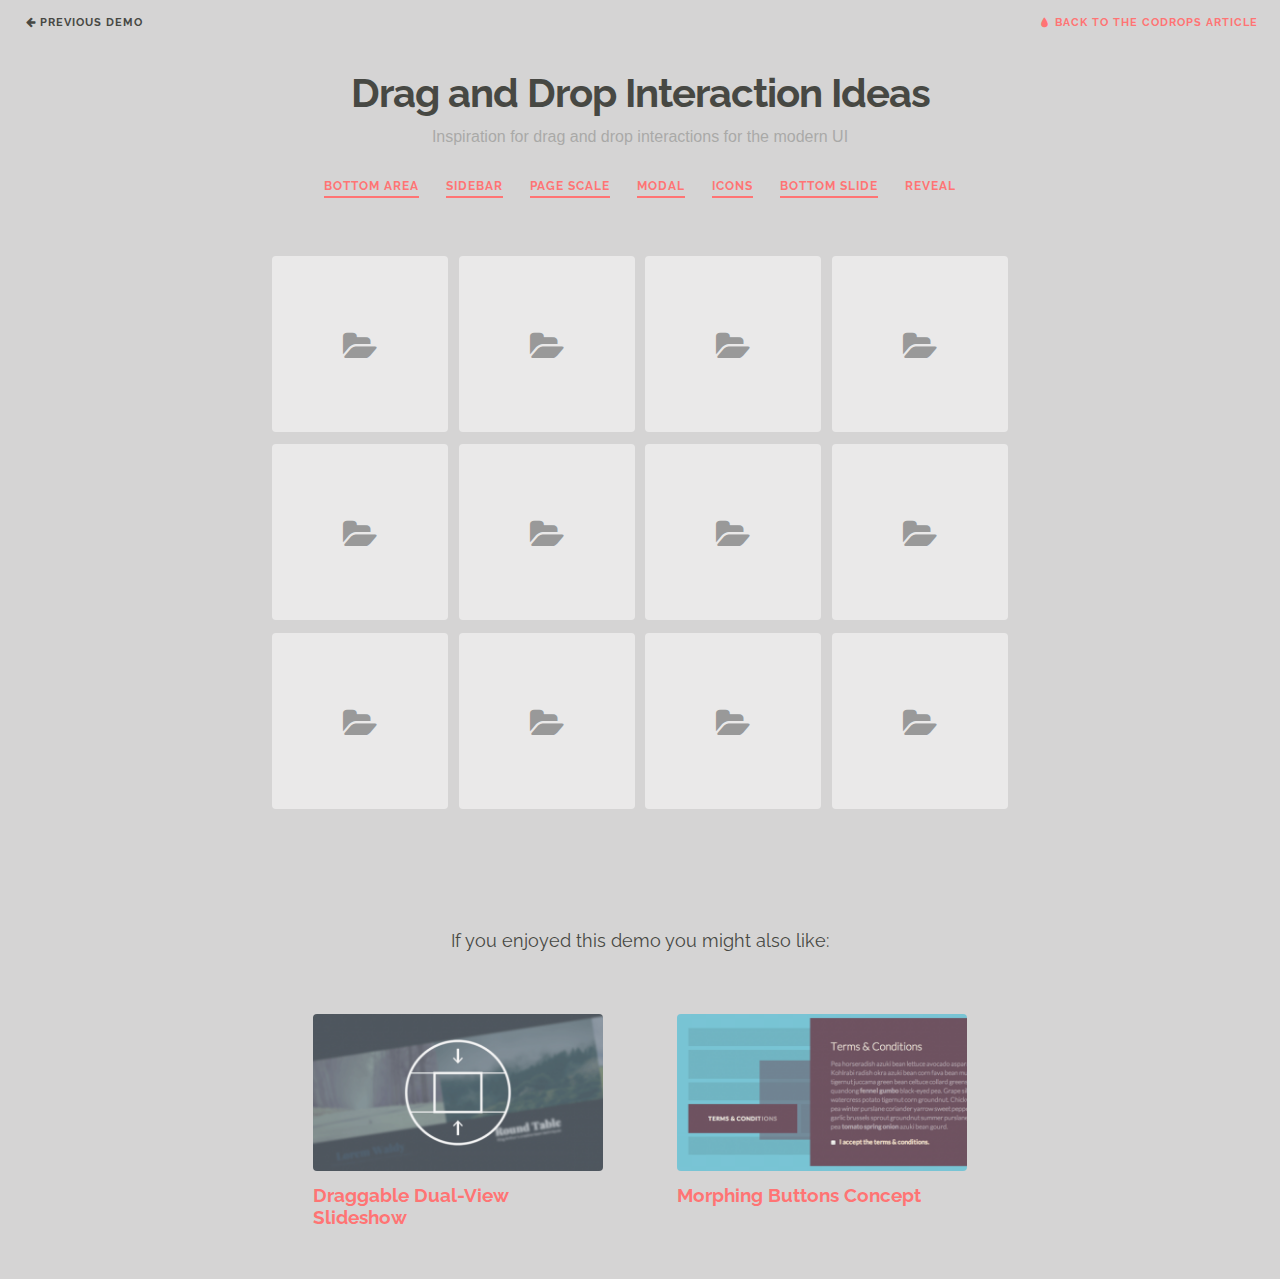
<file: DragDropInteractions/reveal.html>
<!DOCTYPE html>
<html lang="en" class="no-js">
	<head>
		<meta charset="UTF-8" />
		<meta http-equiv="X-UA-Compatible" content="IE=edge">
		<meta name="viewport" content="width=device-width, initial-scale=1">
		<title>Drag and Drop Interaction Ideas | Reveal</title>
		<meta name="description" content="Inspiration for drag and drop interactions for the modern UI" />
		<meta name="keywords" content="drag and drop, interaction, inspiration, web design, ui" />
		<meta name="author" content="Codrops" />
		<link rel="shortcut icon" href="../favicon.ico">
		<link rel="stylesheet" type="text/css" href="css/normalize.css" />
		<link rel="stylesheet" type="text/css" href="fonts/font-awesome-4.2.0/css/font-awesome.min.css" />
		<link rel="stylesheet" type="text/css" href="css/demo.css" />
		<link rel="stylesheet" type="text/css" href="css/reveal.css" />
		<script src="js/modernizr.custom.js"></script>
	</head>
	<body class="skin-6">
		<div class="container">
			<!-- Top Navigation -->
			<div class="codrops-top clearfix">
				<a class="codrops-icon codrops-icon-prev" href="http://tympanus.net/Development/MorphingSearch/"><span>Previous Demo</span></a>
				<span class="right"><a class="codrops-icon codrops-icon-drop" href="http://tympanus.net/codrops/?p=21275"><span>Back to the Codrops Article</span></a></span>
			</div>
			<div class="content">
				<header class="codrops-header">
					<h1>Drag and Drop Interaction Ideas <span>Inspiration for drag and drop interactions for the modern UI</span></h1>
					<nav class="codrops-demos">
						<a href="index.html">Bottom Area</a>
						<a href="sidebar.html">Sidebar</a>
						<a href="page-scale.html">Page Scale</a>
						<a href="modal.html">Modal</a>
						<a href="icons.html">Icons</a>
						<a href="bottom-slide.html">Bottom Slide</a>
						<a class="current-demo" href="reveal.html">Reveal</a>
					</nav>
				</header>
				<div id="grid" class="grid clearfix">
					<div class="grid__item"><i class="fa fa-fw fa-folder-open"></i></div>
					<div class="grid__item"><i class="fa fa-fw fa-folder-open"></i></div>
					<div class="grid__item"><i class="fa fa-fw fa-folder-open"></i></div>
					<div class="grid__item"><i class="fa fa-fw fa-folder-open"></i></div>
					<div class="grid__item"><i class="fa fa-fw fa-folder-open"></i></div>
					<div class="grid__item"><i class="fa fa-fw fa-folder-open"></i></div>
					<div class="grid__item"><i class="fa fa-fw fa-folder-open"></i></div>
					<div class="grid__item"><i class="fa fa-fw fa-folder-open"></i></div>
					<div class="grid__item"><i class="fa fa-fw fa-folder-open"></i></div>
					<div class="grid__item"><i class="fa fa-fw fa-folder-open"></i></div>
					<div class="grid__item"><i class="fa fa-fw fa-folder-open"></i></div>
					<div class="grid__item"><i class="fa fa-fw fa-folder-open"></i></div>
				</div>
				<!-- Related demos -->
				<section class="related">
					<p>If you enjoyed this demo you might also like:</p>
					<a href="http://tympanus.net/Development/DraggableDualViewSlideshow/">
						<img src="img/related/DualViewSlideshow.png" alt="Dual-View Slideshow Image"/>
						<h3>Draggable Dual-View Slideshow</h3>
					</a>
					<a href="http://tympanus.net/Development/ButtonComponentMorph/">
						<img src="img/related/MorphingButtons.png" alt="Morphing Buttons Image" />
						<h3>Morphing Buttons Concept</h3>
					</a>
				</section>
			</div><!-- /content -->
		</div><!-- /container -->
		<div id="drop-area" class="drop-area">
			<div>
				<div class="drop-area__item"><div><div class="dummy"></div></div></div>
				<div class="drop-area__item"><div><div class="dummy"></div></div></div>
				<div class="drop-area__item"><div><div class="dummy"></div></div></div>
				<div class="drop-area__item"><div><div class="dummy"></div></div></div>
			</div>
		</div>
		<div class="drop-overlay"></div>
		<script src="js/draggabilly.pkgd.min.js"></script>
		<script src="js/dragdrop.js"></script>
		<script>
			(function() {
				var body = document.body, 
					dropArea = document.getElementById( 'drop-area' ),
					droppableArr = [], dropAreaTimeout;
				
				// initialize droppables
				[].slice.call( document.querySelectorAll( '#drop-area .drop-area__item' )).forEach( function( el ) {
					droppableArr.push( new Droppable( el, {
						onDrop : function( instance, draggableEl ) {
							// show checkmark inside the droppabe element
							classie.add( instance.el, 'drop-feedback' );
							clearTimeout( instance.checkmarkTimeout );
							instance.checkmarkTimeout = setTimeout( function() { 
								classie.remove( instance.el, 'drop-feedback' );
							}, 800 );
							// ...
						}
					} ) );
				} );

				// initialize draggable(s)
				[].slice.call(document.querySelectorAll( '#grid .grid__item' )).forEach( function( el ) {
					new Draggable( el, droppableArr, {
						draggabilly : { containment: dropArea },
						animBack : false,
						helper : true,
						onStart : function() {
							// add class 'drag-active' to body
							classie.add( body, 'drag-active' );
							// clear timeout: dropAreaTimeout (toggle drop area)
							clearTimeout( dropAreaTimeout );
							// show dropArea
							classie.add( dropArea, 'show' );
						},
						onEnd : function( wasDropped ) {
							var afterDropFn = function() {
								// hide dropArea
								classie.remove( dropArea, 'show' );
								// remove class 'drag-active' from body
								classie.remove( body, 'drag-active' );
							};

							if( !wasDropped ) {
								afterDropFn();
							}
							else {
								// after some time hide drop area and remove class 'drag-active' from body
								clearTimeout( dropAreaTimeout );
								dropAreaTimeout = setTimeout( afterDropFn, 400 );
							}
						}
					} );
				} );
			})();
		</script>
	</body>
</html>
</file>
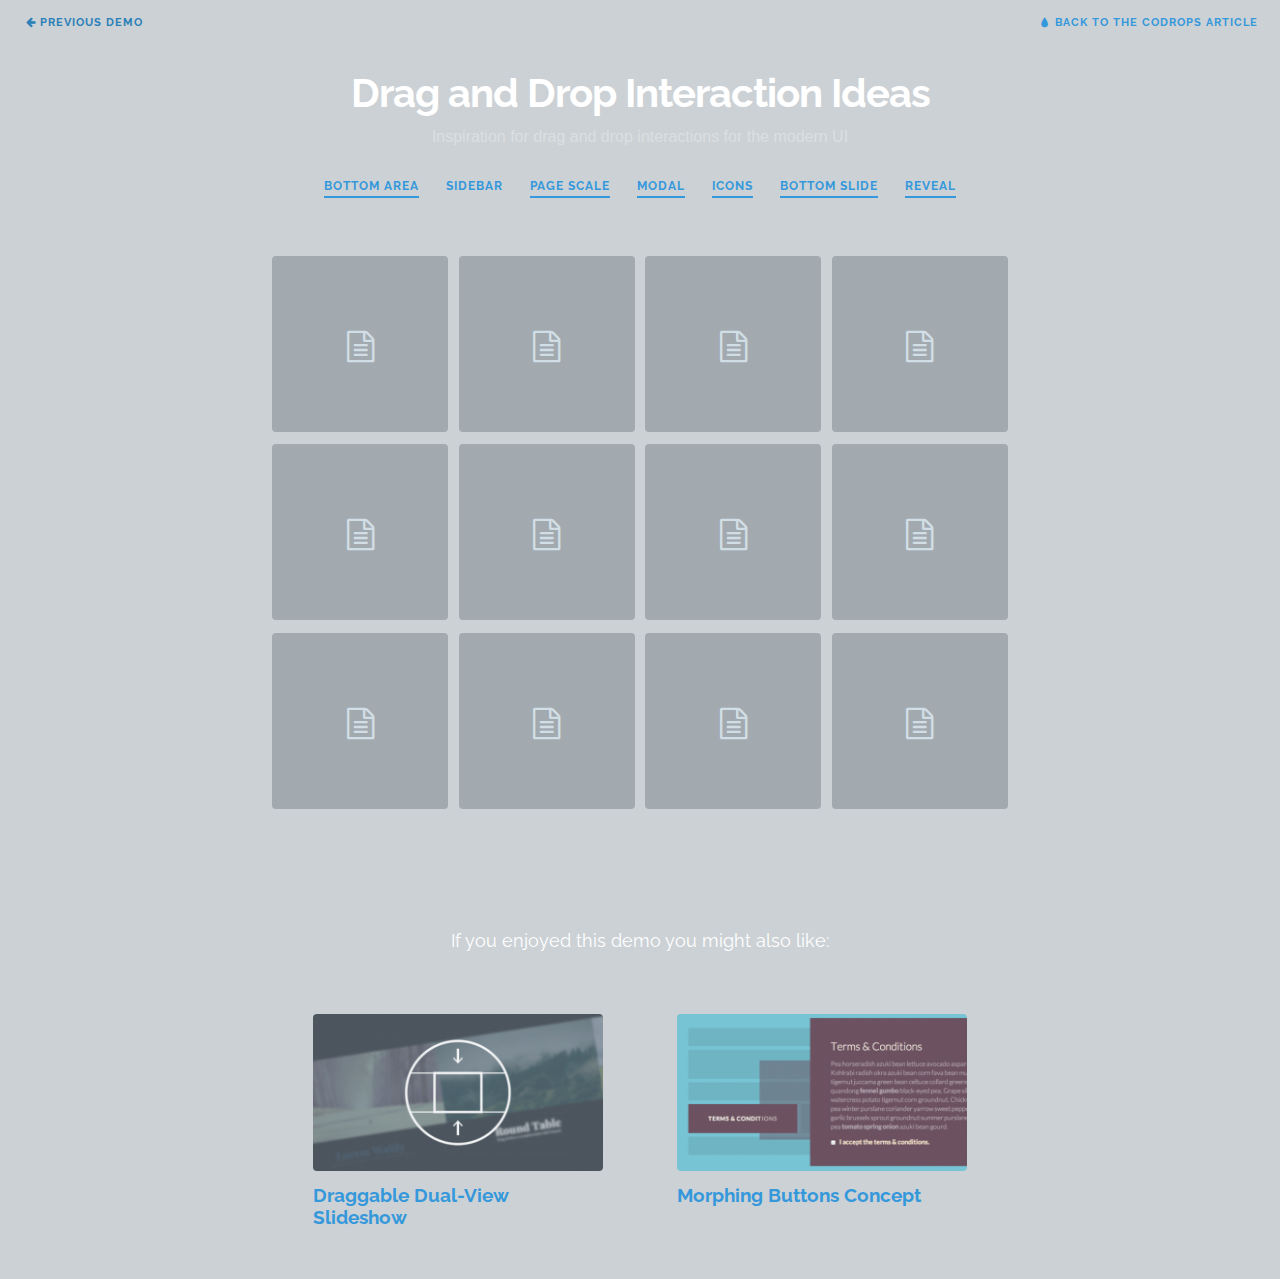
<file: DragDropInteractions/sidebar.html>
<!DOCTYPE html>
<html lang="en" class="no-js">
	<head>
		<meta charset="UTF-8" />
		<meta http-equiv="X-UA-Compatible" content="IE=edge">
		<meta name="viewport" content="width=device-width, initial-scale=1">
		<title>Drag and Drop Interaction Ideas | Sidebar</title>
		<meta name="description" content="Inspiration for drag and drop interactions for the modern UI" />
		<meta name="keywords" content="drag and drop, interaction, inspiration, web design, ui" />
		<meta name="author" content="Codrops" />
		<link rel="shortcut icon" href="../favicon.ico">
		<link rel="stylesheet" type="text/css" href="css/normalize.css" />
		<link rel="stylesheet" type="text/css" href="fonts/font-awesome-4.2.0/css/font-awesome.min.css" />
		<link rel="stylesheet" type="text/css" href="css/demo.css" />
		<link rel="stylesheet" type="text/css" href="css/sidebar.css" />
		<script src="js/modernizr.custom.js"></script>
	</head>
	<body class="skin-1">
		<div class="container">
			<!-- Top Navigation -->
			<div class="codrops-top clearfix">
				<a class="codrops-icon codrops-icon-prev" href="http://tympanus.net/Development/MorphingSearch/"><span>Previous Demo</span></a>
				<span class="right"><a class="codrops-icon codrops-icon-drop" href="http://tympanus.net/codrops/?p=21275"><span>Back to the Codrops Article</span></a></span>
			</div>
			<div class="content">
				<header class="codrops-header">
					<h1>Drag and Drop Interaction Ideas <span>Inspiration for drag and drop interactions for the modern UI</span></h1>
					<nav class="codrops-demos">
						<a href="index.html">Bottom Area</a>
						<a class="current-demo" href="sidebar.html">Sidebar</a>
						<a href="page-scale.html">Page Scale</a>
						<a href="modal.html">Modal</a>
						<a href="icons.html">Icons</a>
						<a href="bottom-slide.html">Bottom Slide</a>
						<a href="reveal.html">Reveal</a>
					</nav>
				</header>
				<div id="grid" class="grid clearfix">
					<div class="grid__item"><i class="fa fa-fw fa-file-text-o"></i></div>
					<div class="grid__item"><i class="fa fa-fw fa-file-text-o"></i></div>
					<div class="grid__item"><i class="fa fa-fw fa-file-text-o"></i></div>
					<div class="grid__item"><i class="fa fa-fw fa-file-text-o"></i></div>
					<div class="grid__item"><i class="fa fa-fw fa-file-text-o"></i></div>
					<div class="grid__item"><i class="fa fa-fw fa-file-text-o"></i></div>
					<div class="grid__item"><i class="fa fa-fw fa-file-text-o"></i></div>
					<div class="grid__item"><i class="fa fa-fw fa-file-text-o"></i></div>
					<div class="grid__item"><i class="fa fa-fw fa-file-text-o"></i></div>
					<div class="grid__item"><i class="fa fa-fw fa-file-text-o"></i></div>
					<div class="grid__item"><i class="fa fa-fw fa-file-text-o"></i></div>
					<div class="grid__item"><i class="fa fa-fw fa-file-text-o"></i></div>
				</div>
				<!-- Related demos -->
				<section class="related">
					<p>If you enjoyed this demo you might also like:</p>
					<a href="http://tympanus.net/Development/DraggableDualViewSlideshow/">
						<img src="img/related/DualViewSlideshow.png" alt="Dual-View Slideshow Image"/>
						<h3>Draggable Dual-View Slideshow</h3>
					</a>
					<a href="http://tympanus.net/Development/ButtonComponentMorph/">
						<img src="img/related/MorphingButtons.png" alt="Morphing Buttons Image" />
						<h3>Morphing Buttons Concept</h3>
					</a>
				</section>
			</div><!-- /content -->
		</div><!-- /container -->
		<div id="drop-area" class="drop-area">
			<div>
				<div class="drop-area__item"><div class="dummy"></div></div>
				<div class="drop-area__item"><div class="dummy"></div></div>
				<div class="drop-area__item"><div class="dummy"></div></div>
				<div class="drop-area__item"><div class="dummy"></div></div>
				<div class="drop-area__item"><div class="dummy"></div></div>
				<div class="drop-area__item"><div class="dummy"></div></div>
				<div class="drop-area__item"><div class="dummy"></div></div>
				<div class="drop-area__item"><div class="dummy"></div></div>
			</div>
		</div>
		<div class="drop-overlay"></div>
		<script src="js/draggabilly.pkgd.min.js"></script>
		<script src="js/dragdrop.js"></script>
		<script>
			(function() {
				var body = document.body,
					dropArea = document.getElementById( 'drop-area' ),
					droppableArr = [], dropAreaTimeout;

				// initialize droppables
				[].slice.call( document.querySelectorAll( '#drop-area .drop-area__item' )).forEach( function( el ) {
					droppableArr.push( new Droppable( el, {
						onDrop : function( instance, draggableEl ) {
							// show checkmark inside the droppabe element
							classie.add( instance.el, 'drop-feedback' );
							clearTimeout( instance.checkmarkTimeout );
							instance.checkmarkTimeout = setTimeout( function() { 
								classie.remove( instance.el, 'drop-feedback' );
							}, 800 );
							// ...
						}
					} ) );
				} );

				// initialize draggable(s)
				[].slice.call(document.querySelectorAll( '#grid .grid__item' )).forEach( function( el ) {
					new Draggable( el, droppableArr, {
						scroll : true,
						scrollable : '#drop-area',
						scrollSpeed : 40,
						scrollSensitivity : 50,
						draggabilly : { containment: document.body },
						onStart : function() {
							// add class 'drag-active' to body
							classie.add( body, 'drag-active' );
							// clear timeout: dropAreaTimeout (toggle drop area)
							clearTimeout( dropAreaTimeout );
							// show dropArea
							classie.add( dropArea, 'show' );
						},
						onEnd : function( wasDropped ) {
							var afterDropFn = function() {
								// hide dropArea
								classie.remove( dropArea, 'show' );
								// remove class 'drag-active' from body
								classie.remove( body, 'drag-active' );
							};

							if( !wasDropped ) {
								afterDropFn();
							}
							else {
								// after some time hide drop area and remove class 'drag-active' from body
								clearTimeout( dropAreaTimeout );
								dropAreaTimeout = setTimeout( afterDropFn, 400 );
							}
						}
					} );
				} );
			})();
		</script>
	</body>
</html>
</file>
<file: DragDropInteractions/css/demo.css>
@import url(http://fonts.googleapis.com/css?family=Raleway:200,400,700);

@font-face {
	font-weight: normal;
	font-style: normal;
	font-family: 'codropsicons';
	src:url('../fonts/codropsicons/codropsicons.eot');
	src:url('../fonts/codropsicons/codropsicons.eot?#iefix') format('embedded-opentype'),
		url('../fonts/codropsicons/codropsicons.woff') format('woff'),
		url('../fonts/codropsicons/codropsicons.ttf') format('truetype'),
		url('../fonts/codropsicons/codropsicons.svg#codropsicons') format('svg');
}

*, *:after, *:before { -webkit-box-sizing: border-box; box-sizing: border-box; }
.clearfix:before, .clearfix:after { content: ''; display: table; }
.clearfix:after { clear: both; }

body {
	background: #2f3238;
	color: #fff;
	font-weight: 400;
	font-size: 1em;
	font-family: 'Raleway', Arial, sans-serif;
}

a {
	color: #cc6055;
	text-decoration: none;
	outline: none;
}

a:hover, a:focus {
	color: #fff;
}

.skin-1 { background: #ccd1d5; color: #fff; }
.skin-1 a { color: #3498db; }
.skin-1 a:hover, .skin-1 a:focus { color: #2980b9; }

.skin-2 { background: #333; color: #fff; }
.skin-2 a { color: #edaa62; }
.skin-2 a:hover, .skin-2 a:focus { color: #fff; }

.skin-3 { background: #f1f1f1; color: #6C7A89; }
.skin-3 a { color: #475463; }
.skin-3 a:hover, .skin-3 a:focus { color: #6C7A89; }

.skin-4 { background: #434d55; color: #eee; }
.skin-4 a { color: #2fa0ec; }
.skin-4 a:hover, .skin-4 a:focus { color: #eee; }

.skin-5 { background: #f9f6ee; color: #aaaa9f; }
.skin-5 a { color: #62b989; }
.skin-5 a:hover, .skin-4 a:focus { color: #737369; }

.skin-6 { background: #fff; color: #474843; }
.skin-6 a { color: #ff7474; }
.skin-6 a:hover, .skin-6 a:focus { color: #474843; }

.content {
	max-width: 1290px;
	margin: 0 auto;
	text-align: center;
	-webkit-touch-callout: none;
	-webkit-user-select: none;
	-khtml-user-select: none;
	-moz-user-select: none;
	-ms-user-select: none;
	user-select: none;
}

/* Header */
.codrops-header {
	padding: 0 1em 3em;
	letter-spacing: -1px;
}

.codrops-header h1 {
	font-weight: 700;
	font-size: 2.5em;
	line-height: 1;
}

.codrops-header h1 span {
	display: block;
	font-size: 40%;
	margin-top: 1em;
	font-weight: 400;
	font-family: 'Helvetica Neue', Helvetica, Arial, sans-serif;
	opacity: 0.3;
	letter-spacing: 0px;
}

/* To Navigation Style */
.codrops-top {
	width: 100%;
	text-transform: uppercase;
	font-weight: 700;
	font-size: 0.69em;
	line-height: 2.2;
}

.codrops-top a {
	display: inline-block;
	padding: 1em 2em;
	text-decoration: none;
	letter-spacing: 1px;
}

.codrops-top span.right {
	float: right;
}

.codrops-top span.right a {
	display: block;
	float: left;
}

.codrops-icon:before {
	margin: 0 4px;
	text-transform: none;
	font-weight: normal;
	font-style: normal;
	font-variant: normal;
	font-family: 'codropsicons';
	line-height: 1;
	speak: none;
	-webkit-font-smoothing: antialiased;
}

.codrops-icon-drop:before {
	content: "\e001";
}

.codrops-icon-prev:before {
	content: "\e004";
}

/* Codrops demo links */
.codrops-demos a {
	font-weight: 700;
	text-transform: uppercase;
	letter-spacing: 1px;
	padding: 0.3em 0;
	margin: 0.25em 1em;
	font-size: 0.75em;
	display: inline-block;
	border-bottom: 2px solid rgba(0,0,0,0.2);
	border-color: initial;
}

.codrops-demos a.current-demo {
	border-bottom-color: transparent;
}

/* Related demos */
.related {
	text-align: center;
	padding-top: 6em;
}

.related p {
	font-size: 1.15em;
}

.related > a {
	vertical-align: top;
	width: calc(100% - 20px);
	max-width: 340px;
	display: inline-block;
	text-align: center;
	margin: 20px 10px;
	padding: 25px;
}

.related a img {
	max-width: 100%;
	opacity: 0.8;
	border-radius: 4px;
}

.related a:hover img,
.related a:active img {
	opacity: 1;
}

.related a h3 {
	margin: 0;
	padding: 0.5em 0 0.3em;
	max-width: 300px;
	text-align: left;
}

@media screen and (max-width: 27em) {
	.codrops-header,
	.related {
		font-size: 75%;
	}
	.codrops-icon {
		font-size: 1.5em;
	}
	.codrops-icon span {
		display: none;
	}
}
</file>
<file: DragDropInteractions/css/bottom-area.css>
.grid {
	margin: 0 auto;
	max-width: 50em;
	padding: 0 1em;
}

.grid__item {
	font-size: 2em;
	display: inline-block;
	margin: 0.2em 0.1em;
	padding-top: 2.25em;
	width: 5.5em;
	height: 5.5em;
	border-radius: 4px;
	background: #403E45;
	color: #76737C;
	text-align: center;
}

.grid__item:hover {
	cursor: move;
	cursor: -webkit-grab;
	cursor: grab;
}

.grid__item:active {
	cursor: -webkit-grabbing;
	cursor: grabbing;
}

.is-dragging {
	background: #4e4c52;
}

.is-active {
	z-index: 100;
}

.is-dropped {
	opacity: 0;
	-webkit-transform: scale3d(0.7,0.7,1) !important;
	transform: scale3d(0.7,0.7,1) !important;
}

.is-complete {
	opacity: 1;
	-webkit-transition: opacity 0.3s, -webkit-transform 0.3s !important;
	transition: opacity 0.3s, transform 0.3s !important;
	-webkit-transform: scale3d(1,1,1) !important;
	transform: scale3d(1,1,1) !important;
}

.animate {
	-webkit-transition: all 0.3s ease-out;
	transition: all 0.3s ease-out;
}

.drop-area {
	position: fixed;
	top: 100%;
	left: 0;
	z-index: 99;
	width: 100%;
	height: 17em;
	background: #cc6055;
	text-align: center;
	-webkit-transition: -webkit-transform 0.5s cubic-bezier(0.6,0,0.4,1);
	transition: transform 0.5s cubic-bezier(0.6,0,0.4,1);
	-webkit-transform: translate3d(0,20px,0);
	transform: translate3d(0,20px,0);
}

.drop-area.show {
	-webkit-transform: translate3d(0,-100%,0);
  transform: translate3d(0,-100%,0);
}

.drop-area > div {
	width: 100%;
	height: 100%;
	-webkit-transition: -webkit-transform 0.4s 0.3s;
	transition: transform 0.4s 0.3s;
	-webkit-transform: translate3d(0,50%,0);
	transform: translate3d(0,50%,0);
}

.drop-area.show > div {
	-webkit-transform: translate3d(0,0,0);
	transform: translate3d(0,0,0);
}

.drop-area__item {
	position: relative;
	display: inline-block;
	margin: 1.25em 1% 1% 1%;
	max-width: 13em;
	width: 20%;
	height: 12em;
	border-radius: 4px;
	background: rgba(0,0,0,0.1);
	-webkit-transition: -webkit-transform 0.3s, background 0.3s;
	transition: transform 0.3s, background 0.3s;
	-webkit-backface-visibility: hidden;
}

.drop-area__item.highlight {
	background: rgba(0,0,0,0.15);
	-webkit-transform: scale3d(1.08,1.08,1);
	transform: scale3d(1.08,1.08,1);
}

.drop-area__item::before,
.drop-area__item::after {
	position: absolute;
	top: 50%;
	left: 0;
	width: 100%;
	color: rgba(0,0,0,0.15);
	font-size: 1.5em;
	margin-top: -0.35em;
	font-family: FontAwesome;
	pointer-events: none;
}

.drop-area__item::before {
	content: '\f067';
}

.drop-feedback.drop-area__item::before {
	opacity: 0;
	-webkit-transform: scale3d(0,0,1);
	transform: scale3d(0,0,1);
}

.drop-area__item::after {
	color: rgba(255,253,197,0.6);
	content: '\f00c';
	font-size: 3em;
	margin-top: -0.5em;
	opacity: 0;
	-webkit-transition: opacity 0.3s, -webkit-transform 0.3s;
	transition: opacity 0.3s, transform 0.3s;
	-webkit-transform: scale3d(2,2,1);
	transform: scale3d(2,2,1);
}

.drop-feedback.drop-area__item::after {
	opacity: 1;
	-webkit-transform: scale3d(1,1,1);
	transform: scale3d(1,1,1);
}

.dummy,
.dummy::after {
	position: absolute;
	top: 100%;
	left: 0;
	margin: 0.25em 0;
	height: 0.65em;
	border-radius: 2px;
	background: rgba(0,0,0,0.15);
	-webkit-backface-visibility: hidden;
}

.dummy {
	width: 90%;
}

.dummy::after {
	width: 60%;
	content: '';
}

.drop-overlay {
	position: fixed;
	top: 0;
	left: 0;
	width: 100%;
	height: 100%;
	background: rgba(0,0,0,0.3);
	opacity: 0;
	-webkit-transition: opacity 0.3s;
	transition: opacity 0.3s;
	pointer-events: none;
}

.drop-area.show + .drop-overlay {
	opacity: 1;
}

.helper {
	position: absolute !important;
	margin: 0;
}

@media screen and (max-width: 50em) {
	.grid__item {
		font-size: 1.5em;
	}
	.drop-area {
		font-size: 0.6em;
	}
}

@media screen and (max-width: 25.5em) {
	.grid {
		padding: 0 2em;
	}
	.grid__item {
		font-size: 1em;
	}
}
</file>
<file: draw/main.css>
#cursorMoving {
	height:200px; 
	width:500px; 
	margin-top: 20px;
	background-color: blue;
	border-radius: 10px;
}
.log{
	height: 10px;
	width: 10px;
	background-color: white;
	border-radius: 10px;
	position: fixed;
}
#rezultDiv{
	height:200px; 
	width:500px; 
	margin:0;
	background-color: blue;
	border-radius: 10px;
}
#btn{
	background-color: green;
	margin-top: 20px;
	border-radius: 10px;
	height: 40px;
	width: 130px;
	color: white;
	font: bold 20px Tahoma;
}
#btn:hover{
	opacity: 0.8;
}
</file>
<file: events/main.css>
.list {
	height: 400px;
	width: 40%;
	background-color: white;
	border: 2px solid red;
	float:  left;
	margin-left: 3%;
}

.li {
	height: 30px;
	margin-top: 5px;
	border: 1px solid green;
	background: red;
	text-align: center;
	padding-top: 10px;
	color: white;
	width: 
}

.li:hover {
	cursor: move; 
}
</file>
<file: drag/drag_drop.css>
body{
	margin: 0;
}

.list {
	width: 400px;
	height: 500px;
	background-color: lightblue;
	float: left;	
	margin-left: 20px;
}


.li{
	height: 50px;
	background-color: blue;
	font:17px Tahoma;
	color: white;
	margin-top: 10px;
	text-align: center;
	padding-top: 20px;
}
.li:hover{
	cursor: move;
}
</file>
<file: DragDropInteractions/css/bottom-slide.css>
.grid {
	margin: 0 auto;
	max-width: 50em;
	padding: 0 1em;
}

.grid__item {
	float: left;
	margin: 0.5%;
	width: 49%;
	height: 2.05em;
	padding: 0.35em 0.5em;
	border-radius: 4px;
	background: #62b989;
	color: #a3e0be;
	font-size: 1.5em;
	text-align: left;
}

.grid__item::after {
	content: '';
	position: absolute;
	top: 0.3em;
	left: 2.25em;
	bottom: 0.3em;
	right: 0.3em;
	background: rgba(0,0,0,0.1);
	border-radius: 4px;
}

.grid__item:hover {
	cursor: move;
	cursor: -webkit-grab;
	cursor: grab;
}

.grid__item:active {
	cursor: -webkit-grabbing;
	cursor: grabbing;
}

.is-dragging {
	background: #575e5a;
}

.is-active {
	z-index: 100;
}

.is-dropped {
	opacity: 0;
	-webkit-transform: scale3d(0.7,0.7,1) !important;
  transform: scale3d(0.7,0.7,1) !important;
}

.is-complete {
	opacity: 1;
	-webkit-transition: opacity 0.3s, -webkit-transform 0.3s !important;
	transition: opacity 0.3s, transform 0.3s !important;
	-webkit-transform: scale3d(1,1,1) !important;
	transform: scale3d(1,1,1) !important;
}

.animate {
	-webkit-transition: all 0.3s ease-out;
	transition: all 0.3s ease-out;
}

.drop-area {
	position: fixed;
	top: 100%;
	left: 0;
	z-index: 99;
	width: 100%;
	width: calc(100% + 20px);
	height: 100%;
	background: #76d39f;
	text-align: center;
	overflow: auto;
	-webkit-transition: -webkit-transform 0.5s cubic-bezier(0.6,0,0.4,1);
	transition: transform 0.5s cubic-bezier(0.6,0,0.4,1);
	-webkit-transform: translate3d(0,20px,0);
	transform: translate3d(0,20px,0);
}

.drop-area.show {
	-webkit-transform: translate3d(0,-100%,0);
  transform: translate3d(0,-100%,0);
}

.drop-area > div {
	width: 100%;
	width: calc(100% - 20px);
	padding: 2em 2em 5em;
	-webkit-transition: -webkit-transform 0.4s 0.3s;
	transition: transform 0.4s 0.3s;
	-webkit-transform: translate3d(0,50%,0);
	transform: translate3d(0,50%,0);
}

.drop-area.show > div {
	-webkit-transform: translate3d(0,0,0);
	transform: translate3d(0,0,0);
}

.drop-area__item {
	position: relative;
	display: inline-block;
	margin: 0.4em 0;
	width: 100%;
	max-width: 30em;
	height: 3em;
	padding: 0.3em 0.5em;
	background: #fff;
	color: #919f97;
	font-size: 1.5em;
	text-align: left;
	padding: 0.9em 1em;
	border-radius: 4px;
	-webkit-transition: -webkit-transform 0.3s, background 0.3s, color 0.3s;
	transition: transform 0.3s, background 0.3s, color 0.3s;
}

.drop-area__item.highlight {
	background: rgba(0,0,0,0.15);
	color: #fff;
	-webkit-transform: scale3d(1.08,1.08,1);
	transform: scale3d(1.08,1.08,1);
}

.drop-area__item::before {
	content: '';
	position: absolute;
	top: 0.3em;
	left: 3.25em;
	bottom: 0.3em;
	right: 0.3em;
	background: rgba(75,136,102,0.1);
	border-radius: 4px;
}

.drop-area__item::after {
	position: absolute;
	top: 0;
	right: 0;
	font-family: FontAwesome;
	pointer-events: none;
	color: #62b989;
	content: '\f00c';
	font-size: 1.75em;
	margin: 0.35em;
	opacity: 0;
	-webkit-transition: opacity 0.3s, -webkit-transform 0.3s;
	transition: opacity 0.3s, transform 0.3s;
	-webkit-transform: scale3d(0.5,0.5,1);
	transform: scale3d(0.5,0.5,1);
}

.drop-feedback.drop-area__item::after {
	opacity: 1;
	-webkit-transform: scale3d(1,1,1);
	transform: scale3d(1,1,1);
}

.dummy {
	margin: 1em auto 2.5em;
	width: 50%;
	max-width: 30em;
	height: 1.5em;
	background: rgba(0,0,0,0.1);
	border-radius: 4px;
	box-shadow: 0 1.5em 0 -0.6em rgba(0,0,0,0.1);
}

.drop-overlay {
	position: fixed;
	top: 0;
	left: 0;
	width: 100%;
	height: 100%;
	background: rgba(0,0,0,0.3);
	opacity: 0;
	-webkit-transition: opacity 0.3s;
	transition: opacity 0.3s;
	pointer-events: none;
}

.drop-area.show + .drop-overlay {
	opacity: 1;
}

.helper {
	position: absolute !important;
	margin: 0;
}

@media screen and (max-width: 50em) {
	.grid__item {
		font-size: 1.5em;
	}
	.drop-area {
		font-size: 0.8em;
	}
}

@media screen and (max-width: 25.5em) {
	.grid {
		padding: 0 2em;
	}
	.grid__item {
		font-size: 1em;
	}
}
</file>
<file: DragDropInteractions/css/icons.css>
.list {
	margin: 0 auto;
	max-width: 50em;
	padding: 0 1em;
}

.list__item {
	position: relative;
	margin: 0.25em;
	height: 1.75em;
	border-radius: 5px;
	background: #66727c;
	list-style-type: none;
	text-align: left;
	font-size: 2em;
	pointer-events: none;
}

.list__item:active {
	background: transparent
}

.drag-me {
	top: 1em;
	left: 1em;
	width: 1.5em;
	height: 1.5em;
	border-radius: 3px;
	background: #505b65;
	color: #6dcde9;
	text-align: center;
	font-size: 0.5em;
	line-height: 1.5;
	pointer-events: auto;
}

.drag-me::before {
	position: absolute;
	top: 0;
	left: 110%;
	width: 500%;
	height: 100%;
	border-radius: 3px;
	background: #66727c;
	content: '';
	pointer-events: none;
}

.drag-me:hover {
	cursor: move;
	cursor: -webkit-grab;
	cursor: grab;
}

.drag-me:active {
	cursor: -webkit-grabbing;
	cursor: grabbing;
}

.is-active {
	z-index: 100
}

.is-dropped {
	opacity: 0
}

.is-complete {
	opacity: 1;
	-webkit-transition: opacity 0.3s !important;
	transition: opacity 0.3s !important;
}

.animate {
	-webkit-transition: all 0.3s ease-out;
	transition: all 0.3s ease-out;
}

.drop-area {
	position: fixed;
	top: 100%;
	left: 0;
	z-index: 99;
	width: 100%;
	height: 160px;
	text-align: center;
	font-size: 3em;
	pointer-events: none;
}

.drop-area__item {
	position: relative;
	display: inline-block;
	padding: 0 0.5em;
	max-width: calc(20% - 0.3em);
	border-radius: 10px;
	color: #2fa0ec;
	line-height: 120px;
	-webkit-transition: -webkit-transform 0.3s, color 0.3s;
	transition: transform 0.3s, color 0.3s;
}

.drop-area.show .drop-area__item.highlight {
	color: #fff;
	-webkit-transition: none;
	transition: none;
}

.drop-area__item::before {
	position: absolute;
	top: 50%;
	left: 50%;
	margin: -1px 0 0 -1px;
	width: 2px;
	height: 2px;
	border-radius: 50%;
	box-shadow: 0 0 1px 0 rgba(255,255,255,0.3);
	content: '';
}

.drop-feedback.drop-area__item::before {
	-webkit-animation: highlight 0.3s forwards;
	animation: highlight 0.3s forwards;
}
/* Effect as seen on http://palettab.com/ by Tim Holman & Claudio Guglieri */

@-webkit-keyframes highlight {
	to {
		box-shadow: 0 0 50px 100px rgba(255,255,255,0.3);
		opacity: 0;
	}
}

@keyframes highlight {
	to {
		box-shadow: 0 0 50px 100px rgba(255,255,255,0.3);
		opacity: 0;
	}
}

.drop-area.show .drop-area__item {
	-webkit-transform: translate3d(0,-140px,0);
	transform: translate3d(0,-140px,0);
	pointer-events: auto;
}

.drop-area.show .drop-area__item:first-child,
.drop-area.show .drop-area__item:last-child {
	-webkit-transition-delay: 0.1s;
	transition-delay: 0.1s;
}

.drop-area.show .drop-area__item:nth-child(2),
.drop-area.show .drop-area__item:nth-child(4) {
	-webkit-transition-delay: 0.05s;
	transition-delay: 0.05s;
}

.drop-overlay {
	position: fixed;
	top: 0;
	left: 0;
	width: 100%;
	height: 100%;
	background: linear-gradient(to bottom, rgba(0,0,0,0) 0%,rgba(0,0,0,0.9) 79%);
	opacity: 0;
	-webkit-transition: opacity 0.3s;
	transition: opacity 0.3s;
	pointer-events: none;
}

.drop-area.show + .drop-overlay {
	opacity: 1
}

.helper {
	position: absolute !important;
	margin: 0;
}

@media screen and (max-width: 50em) {
	.list__item {
		font-size: 1.5em;
	}
	.drop-area {
		font-size: 2em;
	}
}

@media screen and (max-width: 25.5em) {
	.grid {
		padding: 0 2em;
	}
	.drop-area {
		font-size: 1.5em;
	}
}
</file>
<file: DragDropInteractions/css/modal.css>
.grid {
	margin: 0 auto;
	max-width: 50em;
	padding: 0 1em;
}

.grid__item {
	display: inline-block;
	margin: 0.2em 0.1em;
	padding-top: 2.25em;
	width: 5.5em;
	height: 5.5em;
	font-size: 2em;
	border-radius: 4px;
	background: #f4a8a8;
	color: #fff;
	text-align: center;
}

.grid__item:hover {
	cursor: move;
	cursor: -webkit-grab;
	cursor: grab;
}

.grid__item:active {
	cursor: -webkit-grabbing;
	cursor: grabbing;
}

.is-dragging {
	background: #df7a80;
}

.is-active {
	z-index: 100;
}

.is-dropped {
	opacity: 0;
	-webkit-transform: scale3d(0.7,0.7,1) !important;
	transform: scale3d(0.7,0.7,1) !important;
}

.is-complete {
	opacity: 1;
	-webkit-transition: opacity 0.3s, -webkit-transform 0.3s !important;
	transition: opacity 0.3s, transform 0.3s !important;
	-webkit-transform: scale3d(1,1,1) !important;
	transform: scale3d(1,1,1) !important;
}

.animate {
	-webkit-transition: all 0.3s ease-out;
	transition: all 0.3s ease-out;
}

.drop-area {
	position: fixed;
	top: 50%;
	left: 50%;
	padding: 2em;
	z-index: 99;
	background: #fff;
	border-radius: 5px;
	text-align: center;
	opacity: 0;
	-webkit-transition: -webkit-transform 0.3s, opacity 0.3s;
	transition: transform 0.3s, opacity 0.3s;
	-webkit-transform: translate3d(-50%,-50%,0) scale3d(1.1,1.1,1);
	transform: translate3d(-50%,-50%,0) scale3d(1.1,1.1,1);
	pointer-events: none;
}

.drop-area.show {
	opacity: 1;
	-webkit-transform: translate3d(-50%,-50%,0) scale3d(1,1,1);
	transform: translate3d(-50%,-50%,0) scale3d(1,1,1);
	pointer-events: auto;
}

.drop-area__item {
	position: relative;
	display: inline-block;
	width: 15em;
	height: 15em;
	margin: 1em;
	border-radius: 6px;
	background: rgba(0,0,0,0.05);
	-webkit-transition: -webkit-transform 0.3s, background 0.3s;
	transition: transform 0.3s, background 0.3s;
	-webkit-backface-visibility: hidden;
}

.drop-area__item.highlight {
	background: rgba(128,168,204,0.3);
	-webkit-transform: scale3d(1.08,1.08,1);
	transform: scale3d(1.08,1.08,1);
}

.drop-area__item::before,
.drop-area__item::after {
	position: absolute;
	top: 50%;
	left: 0;
	width: 100%;
	color: #6C7A89;
	font-size: 2em;
	margin-top: -0.3em;
	font-family: FontAwesome;
	pointer-events: none;
}

.drop-area__item::before {
	content: '\f01c';
}

.drop-area__item:nth-child(2)::before {
	content: '\f187';
}

.drop-feedback.drop-area__item::before {
	opacity: 0;
	-webkit-transform: scale3d(0,0,1);
	transform: scale3d(0,0,1);
}

.drop-area__item::after {
	content: '\f00c';
	opacity: 0;
	-webkit-transition: opacity 0.3s, -webkit-transform 0.3s;
	transition: opacity 0.3s, transform 0.3s;
	-webkit-transform: scale3d(2,2,1);
	transform: scale3d(2,2,1);
}

.drop-feedback.drop-area__item::after {
	opacity: 1;
	-webkit-transform: scale3d(1,1,1);
	transform: scale3d(1,1,1);
}

.drop-overlay {
	position: fixed;
	top: 0;
	left: 0;
	width: 100%;
	height: 100%;
	background: rgba(0,0,0,0.7);
	opacity: 0;
	-webkit-transition: opacity 0.3s;
	transition: opacity 0.3s;
	pointer-events: none;
}

.drop-area.show + .drop-overlay {
	opacity: 1;
}

.helper {
	position: absolute !important;
	margin: 0;
}

@media screen and (max-width: 50em) {
	.grid__item {
		font-size: 1.5em;
	}
	.drop-area {
		font-size: 0.6em;
	}
}

@media screen and (max-width: 25.5em) {
	.grid {
		padding: 0 2em;
	}
	.grid__item {
		font-size: 1em;
	}
}
</file>
<file: DragDropInteractions/css/page-scale.css>
.container {
	background: #54525C;
	-webkit-transition: -webkit-transform 0.5s;
	transition: transform 0.5s;
}

.drag-active .container {
	-webkit-transform: scale3d(0.9,0.9,1);
	transform: scale3d(0.9,0.9,1);
}

.grid {
	margin: 0 auto;
	max-width: 50em;
	padding: 0 1em;
}

.grid__item {
	display: inline-block;
	margin: 0.2em 0.1em;
	padding-top: 2.25em;
	width: 5.5em;
	height: 5.5em;
	border-radius: 4px;
	background: #403E45;
	color: #76737C;
	text-align: center;
	font-size: 2em;
}

.grid__item:hover {
	cursor: move;
	cursor: -webkit-grab;
	cursor: grab;
}

.grid__item:active {
	cursor: -webkit-grabbing;
	cursor: grabbing;
}

.is-dragging {
	background: #4B4952;
}

.is-active {
	z-index: 100;
}

.is-dropped {
	opacity: 0;
	-webkit-transform: scale3d(0.7,0.7,1) !important;
	transform: scale3d(0.7,0.7,1) !important;
}

.is-complete {
	opacity: 1;
	-webkit-transition: opacity 0.3s, -webkit-transform 0.3s !important;
	transition: opacity 0.3s, transform 0.3s !important;
	-webkit-transform: scale3d(1,1,1) !important;
	transform: scale3d(1,1,1) !important;
}

.animate {
	-webkit-transition: all 0.3s ease-out;
	transition: all 0.3s ease-out;
}

.drop-area {
	position: fixed;
	top: 0;
	left: 100%;
	z-index: 99;
	width: 100%;
	height: 100%;
	background: #f0f0f0;
	text-align: center;
	-webkit-transition: -webkit-transform 0.5s;
	transition: transform 0.5s;
}

.drop-area.show {
	-webkit-transform: translate3d(-100%,0,0);
	transform: translate3d(-100%,0,0);
}

.drop-area > div {
	position: absolute;
	top: 20px;
	right: 20px;
	bottom: 20px;
	left: 20px;
}

.drop-area__item {
	position: relative;
	float: left;
	width: 50%;
	height: 50%;
	border: 10px solid transparent;
}

.drop-area__item > div {
	width: 100%;
	height: 100%;
	border-radius: 5px;
	background: rgba(0,0,0,0.1);
	-webkit-transition: -webkit-transform 0.3s, background 0.3s;
	transition: transform 0.3s, background 0.3s;
	-webkit-transform: scale3d(1,1,1); /* special treatment for Safari */
	transform: scale3d(1,1,1);
}

.drop-area__item.highlight > div {
	background: rgba(0,0,0,0.2);
	-webkit-transform: scale3d(0.95,0.95,1);
	transform: scale3d(0.95,0.95,1);
}

.drop-area__item > div::before,
.drop-area__item > div::after {
	position: absolute;
	top: 50%;
	left: 0;
	margin-top: -0.5em;
	width: 100%;
	color: rgba(0,0,0,0.4);
	font-size: 2.5em;
	font-family: FontAwesome;
	pointer-events: none;
}

.drop-area__item > div::before {
	content: '\f067';
}

.drop-feedback.drop-area__item > div::before {
	opacity: 0;
	-webkit-transform: scale3d(0,0,1);
	transform: scale3d(0,0,1);
}

.drop-area__item > div::after {
	margin-top: -0.5em;
	color: rgba(205,180,117,0.6);
	content: '\f00c';
	font-size: 3em;
	opacity: 0;
	-webkit-transition: opacity 0.3s, -webkit-transform 0.3s;
	transition: opacity 0.3s, transform 0.3s;
	-webkit-transform: scale3d(2,2,1);
	transform: scale3d(2,2,1);
}

.drop-feedback.drop-area__item > div::after {
	opacity: 1;
	-webkit-transform: scale3d(1,1,1);
	transform: scale3d(1,1,1);
}

.drop-feedback.drop-area__item > div {
	background: #f6e6bc;
}

.dummy,
.dummy::after {
	position: absolute;
	top: 1em;
	left: 1em;
	height: 1em;
	border-radius: 2px;
	background: rgba(0,0,0,0.15);

	-webkit-backface-visibility: hidden;
}

.dummy {
	width: 50%;
}

.dummy::after {
	top: 1.5em;
	left: 0;
	width: 60%;
	content: '';
}

.drop-overlay {
	position: fixed;
	top: 0;
	left: 0;
	width: 100%;
	height: 100%;
	background: rgba(0,0,0,0.3);
	opacity: 0;
	-webkit-transition: opacity 0.3s;
	transition: opacity 0.3s;
	pointer-events: none;
}

.drop-area.show + .drop-overlay {
	opacity: 1;
}

.helper {
	position: absolute !important;
	margin: 0;
}

@media screen and (max-width: 50em) {
	.grid__item {
		font-size: 1.5em;
	}
	.drop-area {
		font-size: 0.6em;
	}
}

@media screen and (max-width: 25.5em) {
	.grid {
		padding: 0 2em;
	}
	.grid__item {
		font-size: 1em;
	}
}
</file>
<file: DragDropInteractions/css/reveal.css>
.container {
	position: relative;
	z-index: 10;
	background: #d5d4d4;
	-webkit-transition: -webkit-transform 0.5s;
	transition: transform 0.5s;
}

.drag-active .container {
	-webkit-transform: translate3d(-100%,0,0);
	transform: translate3d(-100%,0,0);
}

.grid {
	margin: 0 auto;
	max-width: 50em;
	padding: 0 1em;
}

.grid__item {
	display: inline-block;
	margin: 0.2em 0.1em;
	padding-top: 2.25em;
	width: 5.5em;
	height: 5.5em;
	border-radius: 4px;
	background: #eae9e9;
	color: #999;
	text-align: center;
	font-size: 2em;
}

.grid__item:hover {
	cursor: move;
	cursor: -webkit-grab;
	cursor: grab;
}

.grid__item:active {
	cursor: -webkit-grabbing;
	cursor: grabbing;
}

.is-dragging {
	background: #ff7474;
	color: #fff;
}

.is-active {
	z-index: 100;
}

.is-dropped {
	opacity: 0;
	-webkit-transform: scale3d(0.7,0.7,1) !important;
	transform: scale3d(0.7,0.7,1) !important;
}

.is-complete {
	opacity: 1;
	-webkit-transition: opacity 0.3s, -webkit-transform 0.3s !important;
	transition: opacity 0.3s, transform 0.3s !important;
	-webkit-transform: scale3d(1,1,1) !important;
	transform: scale3d(1,1,1) !important;
}

.animate {
	-webkit-transition: all 0.5s;
	transition: all 0.5s;
}

.drop-area {
	position: fixed;
	top: 0;
	left: 0;
	z-index: 8;
	width: 100%;
	height: 100%;
	background: #666;
	text-align: center;
}

.drop-area > div {
	position: absolute;
	top: 20px;
	right: 20px;
	bottom: 20px;
	left: 20px;
}

.drop-area__item {
	position: relative;
	float: left;
	width: 25%;
	height: 100%;
	border: 10px solid transparent;
}

.drop-area__item > div {
	width: 100%;
	height: 100%;
	border-radius: 4px;
	background: #f1f1f1;
	-webkit-transition: -webkit-transform 0.3s, background 0.3s;
	transition: transform 0.3s, background 0.3s;
	-webkit-transform: scale3d(1,1,1); /* special treatment for Safari */
	transform: scale3d(1,1,1);
}

.drop-area__item.highlight > div {
	background: #dbdada;
	-webkit-transform: scale3d(0.95,0.95,1);
	transform: scale3d(0.95,0.95,1);
}

.drop-area__item > div::before,
.drop-area__item > div::after {
	position: absolute;
	top: 50%;
	left: 0;
	margin-top: -0.35em;
	width: 100%;
	color: #ff7474;
	font-size: 1.5em;
	font-family: FontAwesome;
	pointer-events: none;
}

.drop-area__item > div::before {
	content: '\f067';
}

.drop-feedback.drop-area__item > div::before {
	opacity: 0;
	-webkit-transform: scale3d(0,0,1);
	transform: scale3d(0,0,1);
}

.drop-area__item > div::after {
	margin-top: -0.5em;
	color: #ff7474;
	content: '\f00c';
	font-size: 3em;
	opacity: 0;
	-webkit-transition: opacity 0.3s, -webkit-transform 0.3s;
	transition: opacity 0.3s, transform 0.3s;
	-webkit-transform: scale3d(2,2,1);
	transform: scale3d(2,2,1);
}

.drop-feedback.drop-area__item > div::after {
	opacity: 1;
	-webkit-transform: scale3d(1,1,1);
	transform: scale3d(1,1,1);
}

.drop-feedback.drop-area__item > div {
	background: #fff;
}

.dummy,
.dummy::after {
	position: absolute;
	top: 1em;
	left: 1em;
	height: 1em;
	border-radius: 2px;
	background: #999;

	-webkit-backface-visibility: hidden;
}

.dummy {
	width: 50%;
}

.dummy::after {
	top: 1.5em;
	left: 0;
	width: 60%;
	content: '';
}

.drop-overlay {
	position: fixed;
	top: 0;
	left: 0;
	z-index: 8;
	width: 100%;
	height: 100%;
	background: rgba(0,0,0,0.8);
	opacity: 1;
	-webkit-transition: opacity 0.5s;
	transition: opacity 0.5s;
	pointer-events: none;
}

.drop-area.show + .drop-overlay {
	opacity: 0;
}

.helper {
	position: absolute !important;
	margin: 0;
}

@media screen and (max-width: 50em) {
	.grid__item {
		font-size: 1.5em;
	}
	.drop-area {
		font-size: 0.6em;
	}
}

@media screen and (max-width: 38em) {
	.drop-area__item {
		float: none;
		width: 100%;
		height: 25%;
	}
}

@media screen and (max-width: 25.5em) {
	.grid {
		padding: 0 2em;
	}
	.grid__item {
		font-size: 1em;
	}
}
</file>
<file: DragDropInteractions/css/sidebar.css>
.grid {
	margin: 0 auto;
	max-width: 50em;
	padding: 0 1em;
}

.grid__item {
	display: inline-block;
	margin: 0.2em 0.1em;
	font-size: 2em;
	padding-top: 2.25em;
	width: 5.5em;
	height: 5.5em;
	border-radius: 4px;
	background: #a2aab0;
	color: #d2dee5;
	text-align: center;
}

.grid__item:hover {
	cursor: move;
	cursor: -webkit-grab;
	cursor: grab;
}

.grid__item:active {
	cursor: -webkit-grabbing;
	cursor: grabbing;
}

.is-dragging {
	background: #525b62;
}

.is-active {
	z-index: 100;
}

.is-dropped {
	opacity: 0;
	-webkit-transform: scale3d(0.7,0.7,1) !important;
  transform: scale3d(0.7,0.7,1) !important;
}

.is-complete {
	opacity: 1;
	-webkit-transition: opacity 0.3s, -webkit-transform 0.3s !important;
	transition: opacity 0.3s, transform 0.3s !important;
	-webkit-transform: scale3d(1,1,1) !important;
	transform: scale3d(1,1,1) !important;
}

.animate {
	-webkit-transition: all 0.3s ease-out;
	transition: all 0.3s ease-out;
}

.drop-area {
	position: fixed;
	top: 0;
	left: 100%;
	z-index: 99;
	width: 19em;
	height: 100%;
	overflow-y: auto;
	overflow-x: hidden;
	background: #34495e;
	text-align: left;
	-webkit-transition: -webkit-transform 0.5s;
	transition: transform 0.5s;
	-webkit-transform: translate3d(20px,0,0);
	transform: translate3d(20px,0,0);
}

.drop-area.show {
	-webkit-transform: translate3d(-16em,0,0);
	transform: translate3d(-16em,0,0);
}

.drop-area > div {
	width: 100%;
	height: 100%;
	-webkit-transition: -webkit-transform 0.4s 0.1s;
	transition: transform 0.4s 0.1s;
	-webkit-transform: translate3d(50%,0,0);
	transform: translate3d(50%,0,0);
}

.drop-area.show > div {
	-webkit-transform: translate3d(0,0,0);
	transform: translate3d(0,0,0);
}

.drop-area__item {
	position: relative;
	display: inline-block;
	margin: 3em 0 1em 2em;
	width: 12em;
	height: 12em;
	border-radius: 4px;
	background: #6686a7;
	text-align: center;
	-webkit-transition: -webkit-transform 0.3s, background 0.3s;
  transition: transform 0.3s, background 0.3s;
}

.drop-area__item.highlight {
	background: #84a4c4;
	-webkit-transform: scale3d(1.08,1.08,1);
	transform: scale3d(1.08,1.08,1);
}

.drop-area__item::before,
.drop-area__item::after {
	position: absolute;
	top: 50%;
	left: 0;
	width: 100%;
	color: rgba(0,0,0,0.15);
	font-size: 1.5em;
	margin-top: -0.35em;
	font-family: FontAwesome;
	pointer-events: none;
}

.drop-area__item::before {
	content: '\f067';
}

.drop-feedback.drop-area__item::before {
	opacity: 0;
	-webkit-transform: scale3d(0,0,1);
	transform: scale3d(0,0,1);
}

.drop-area__item::after {
	color: rgba(52,73,94,0.6);
	content: '\f00c';
	font-size: 3em;
	margin-top: -0.5em;
	opacity: 0;
	-webkit-transition: opacity 0.3s, -webkit-transform 0.3s;
	transition: opacity 0.3s, transform 0.3s;
	-webkit-transform: scale3d(2,2,1);
	transform: scale3d(2,2,1);
}

.drop-feedback.drop-area__item::after {
	opacity: 1;
	-webkit-transform: scale3d(1,1,1);
	transform: scale3d(1,1,1);
}

.dummy,
.dummy::after {
	position: absolute;
	bottom: 100%;
	left: 0;
	margin: 0.25em 0;
	height: 0.65em;
	border-radius: 2px;
	background: rgba(255,255,255,0.1);
	-webkit-backface-visibility: hidden;
}

.dummy {
	width: 80%;
}

.dummy::after {
	width: 90%;
	content: '';
}

.drop-overlay {
	position: fixed;
	top: 0;
	left: 0;
	width: 100%;
	height: 100%;
	background: rgba(0,0,0,0.3);
	opacity: 0;
	-webkit-transition: opacity 0.3s;
	transition: opacity 0.3s;
	pointer-events: none;
}

.drop-area.show + .drop-overlay {
	opacity: 1;
}

.helper {
	font-size: 2em;
	position: absolute !important;
	margin: 0;
}

@media screen and (max-width: 50em) {
	.grid__item {
		font-size: 1.5em;
	}
	.drop-area {
		font-size: 0.6em;
	}
}

@media screen and (max-width: 25.5em) {
	.grid {
		padding: 0 2em;
	}
	.grid__item {
		font-size: 1em;
	}
}
</file>
